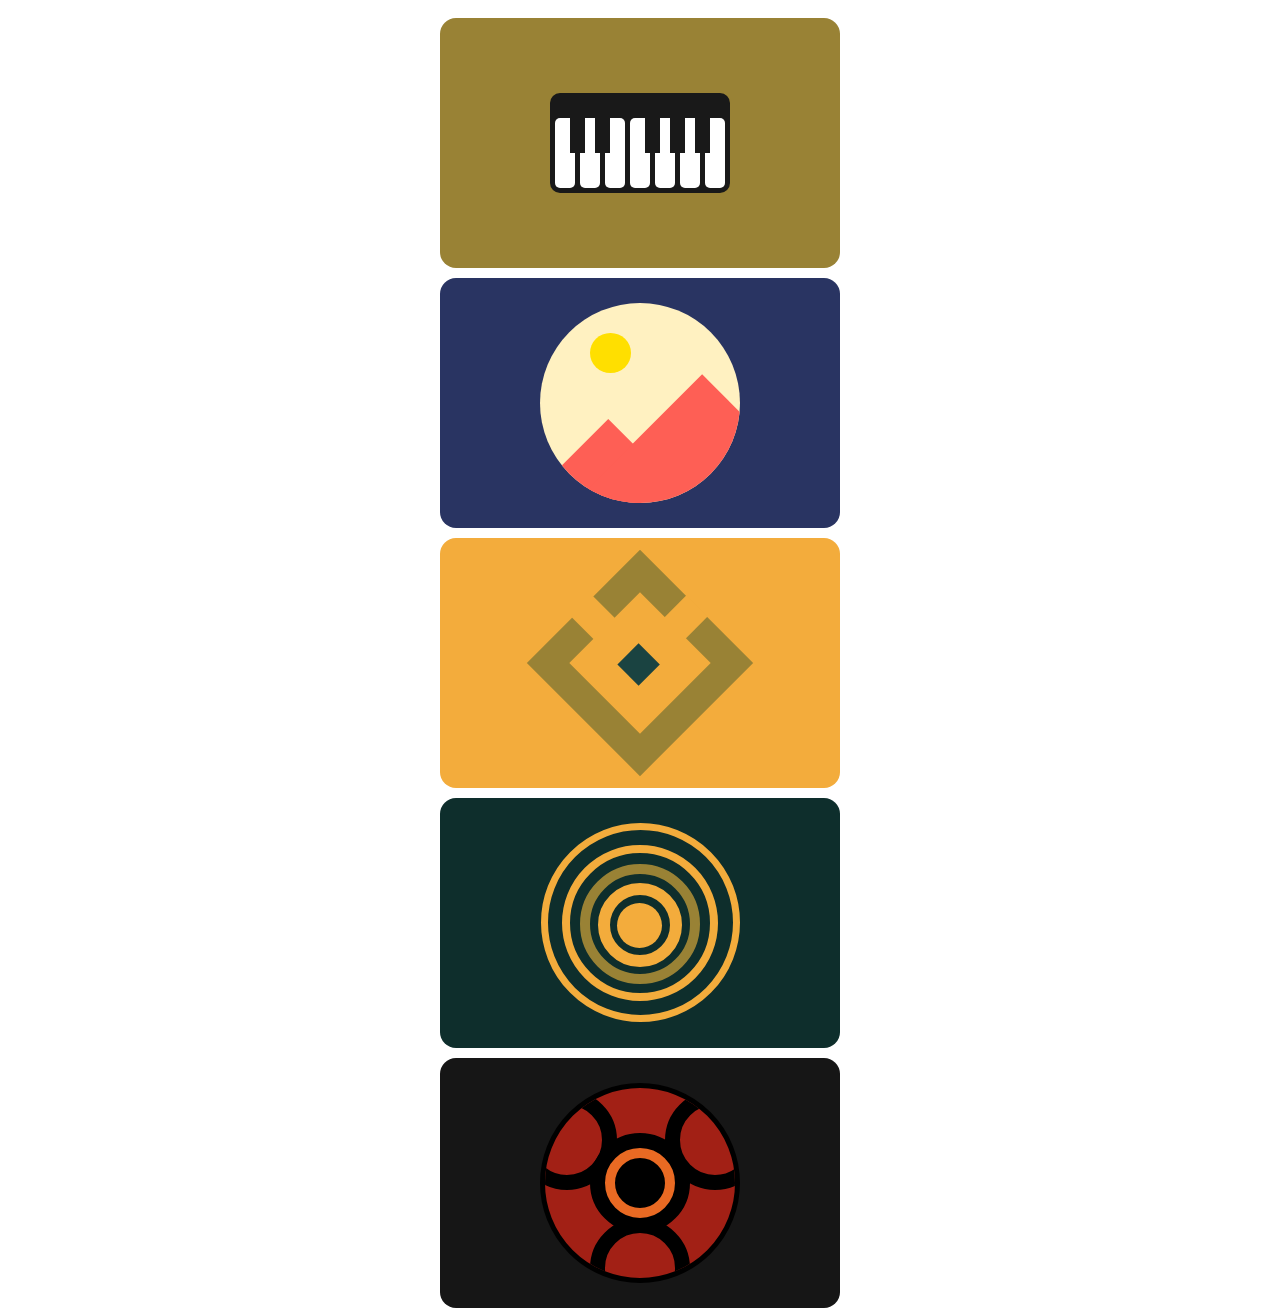
<file: CssBattle/index.html>
<!DOCTYPE html>
<html lang="en">

<head>
    <meta charset="UTF-8">
    <meta http-equiv="X-UA-Compatible" content="IE=edge">
    <meta name="viewport" content="width=device-width, initial-scale=1.0">
    <title>Document</title>
    <link rel="stylesheet" href="css/piano.css">
    <link rel="stylesheet" href="css/hills.css">
    <link rel="stylesheet" href="css/cube.css">
    <link rel="stylesheet" href="css/circles.css">
    <link rel="stylesheet" href="css/sharingan.css">
    <link rel="stylesheet" href="css/style.css">
</head>

<body>
    <div class="main">

        <div class="main-div piano-bg">
            <div class="piano">
                <div class="key-white"></div>
                <div class="key-white"></div>
                <div class="key-black no1"></div>
                <div class="key-white"></div>
                <div class="key-black no2"></div>
                <div class="key-white"></div>
                <div class="key-white"></div>
                <div class="key-black no3"></div>
                <div class="key-white"></div>
                <div class="key-white"></div>
                <div class="key-black no4"></div>
                <div class="key-black no5"></div>
            </div>
        </div>

        <div class="main-div hills-bg">
            <div class="circle">
                <div class="sun"></div>
                <div class="hill-one"></div>
                <div class="hill-two"></div>
            </div>
        </div>

        <div class="main-div cube-bg">
            <div class="big">
                <div class="small"></div>
                <p class="box-1"></p>
                <p class="box-2"></p>
            </div>
        </div>

        <div class="main-div mp-circles-bg">
            <div class="multiple-circles">
                <p class="p1">
                    <p class="p2">
                        <p class="p3">
                            <p class="p4">
            </div>
        </div>

        <div class="main-div sharingan-bg">
            <div class="sharingan">
                <div class="left circle-hidden"> </div>
                <div class="down circle-hidden"> </div>
                <div class="right circle-hidden"> </div>
                <div class="mid-circle"> </div>
                <div class="mid-circle-orange"></div>
            </div>
        </div>
    </div>
</body>

</html>
</file>
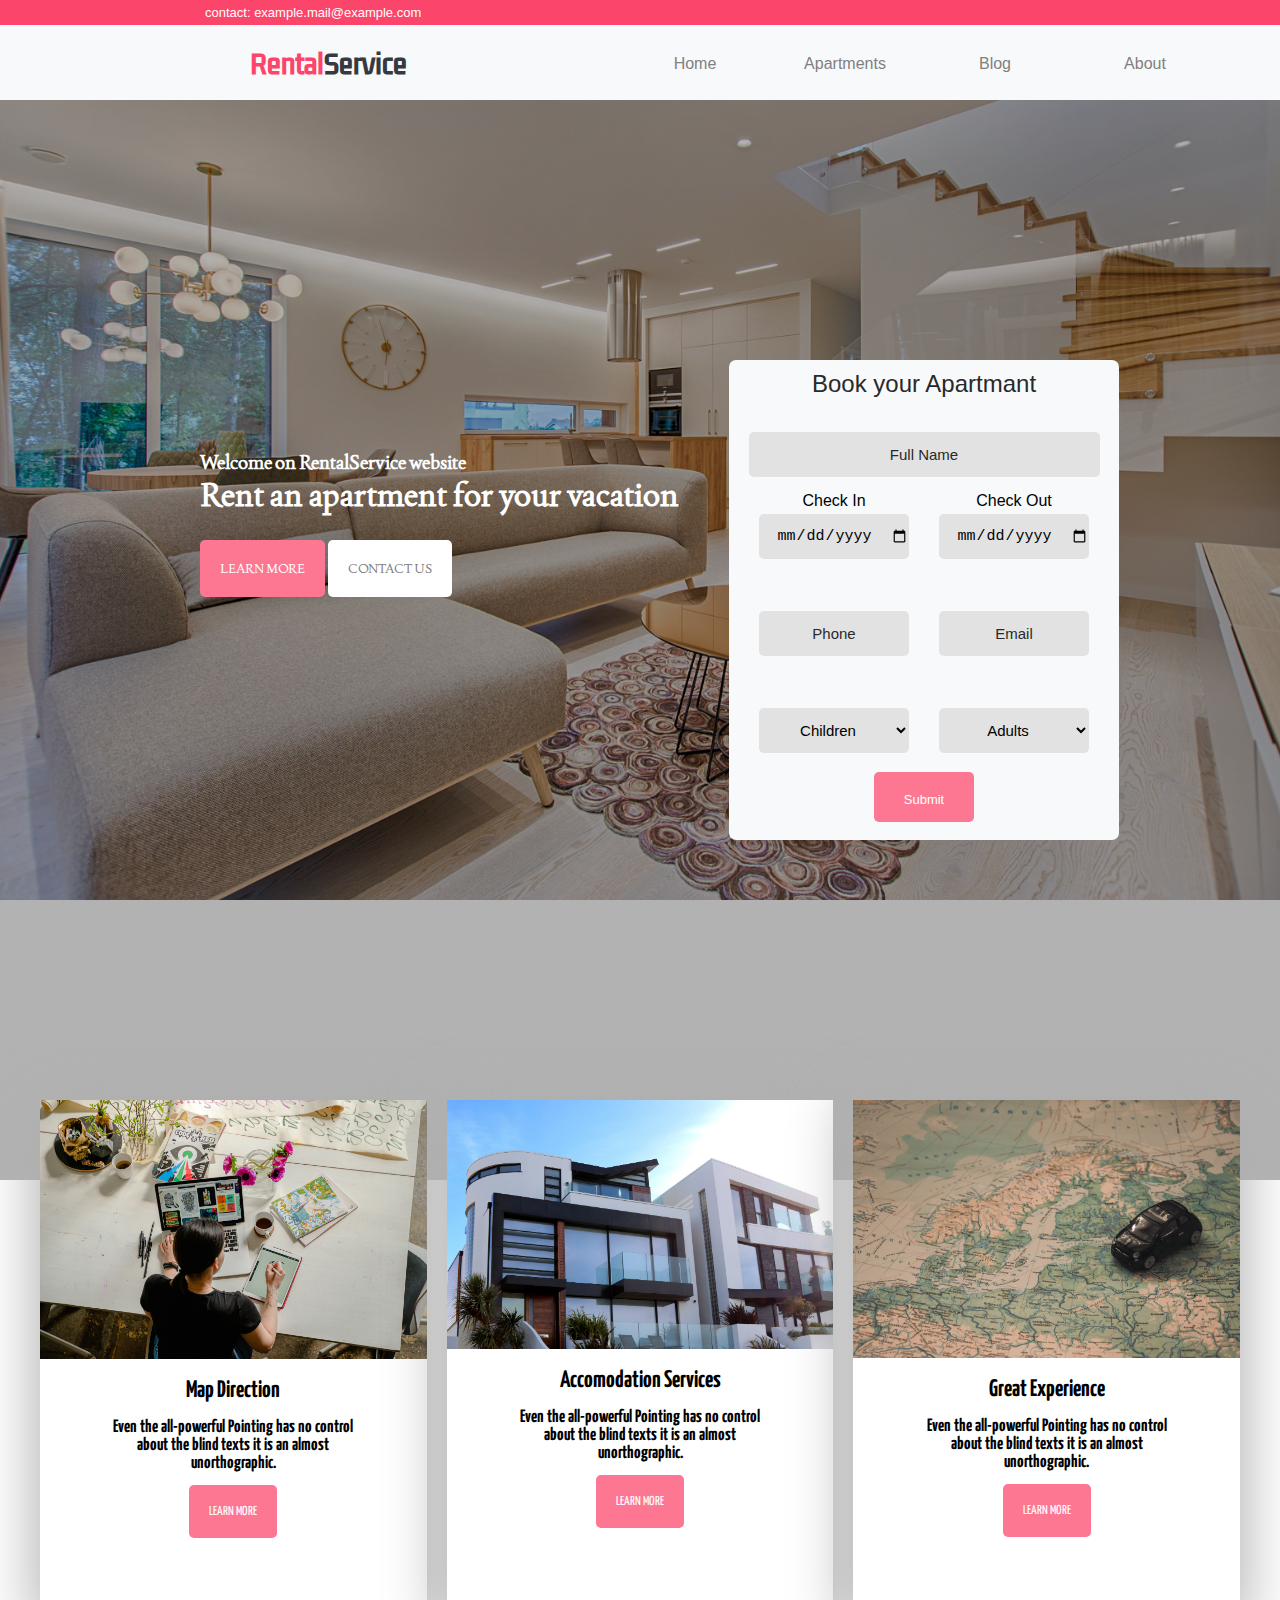
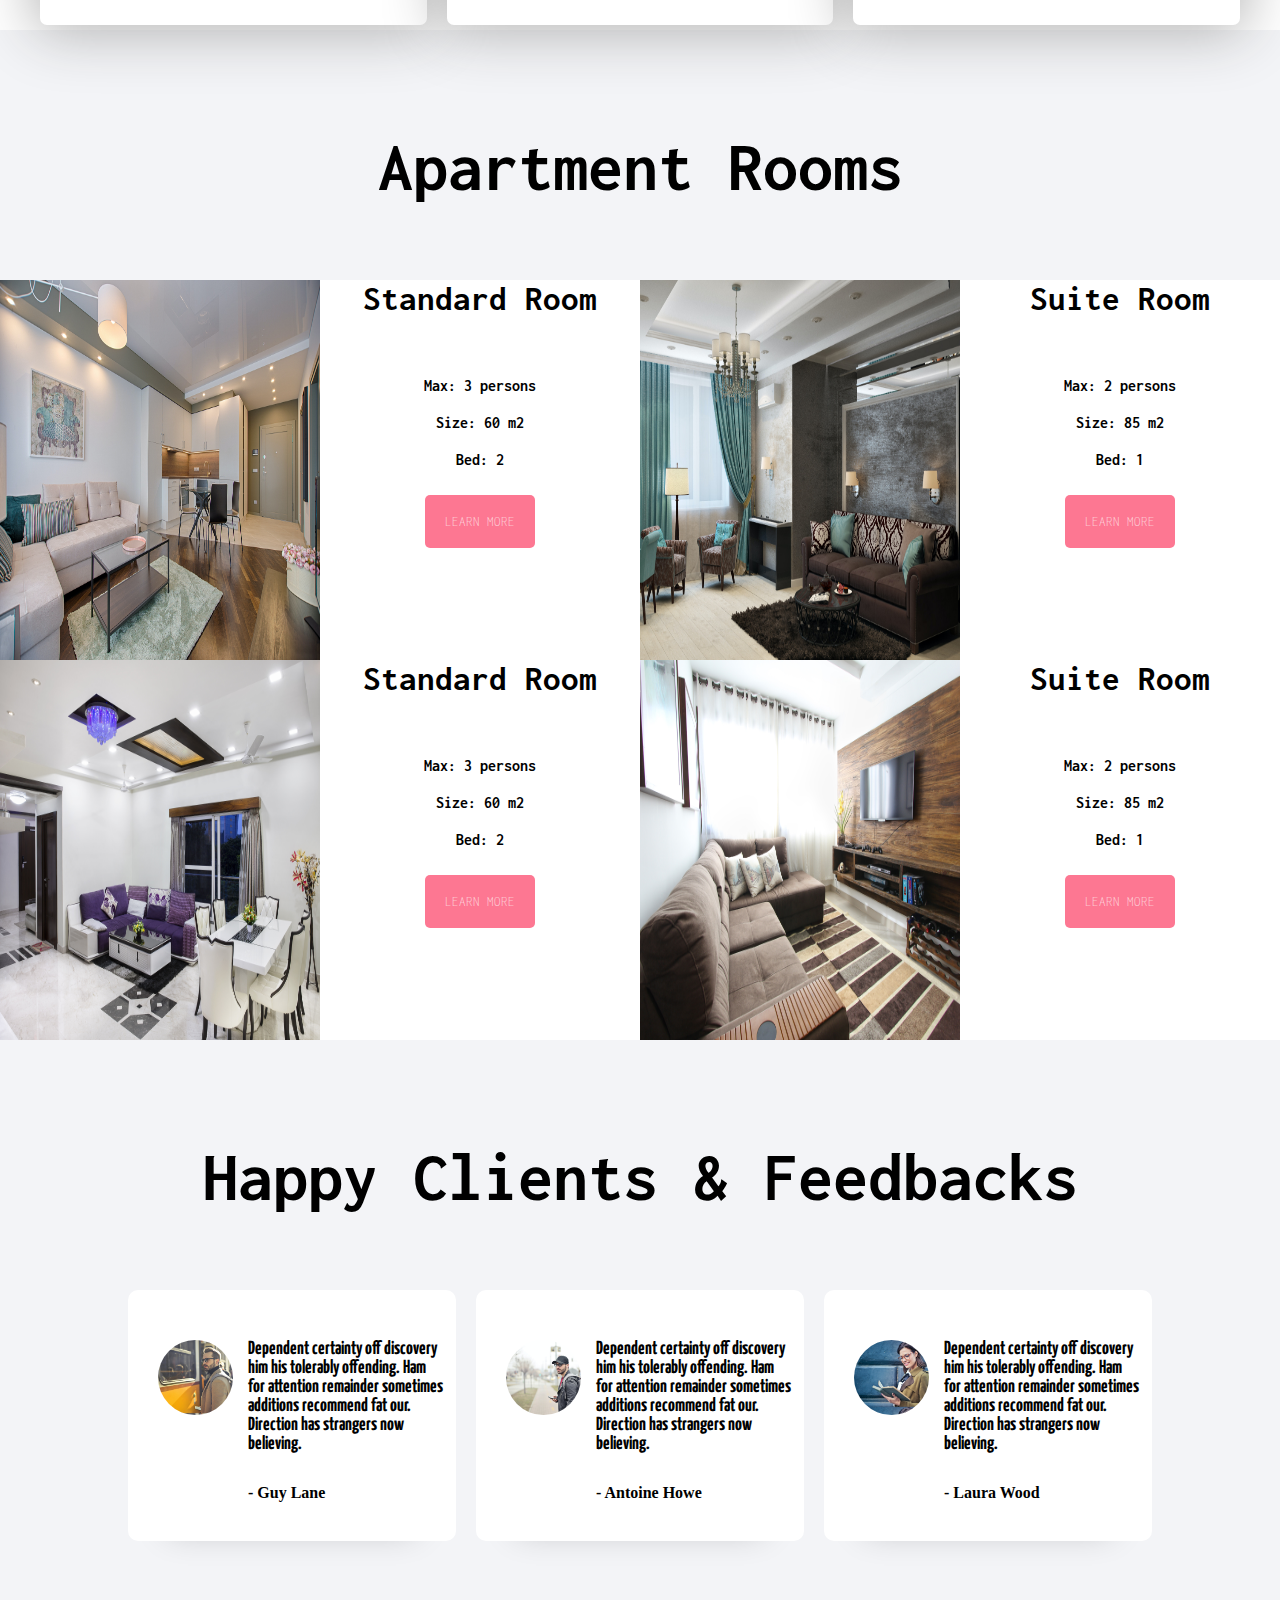
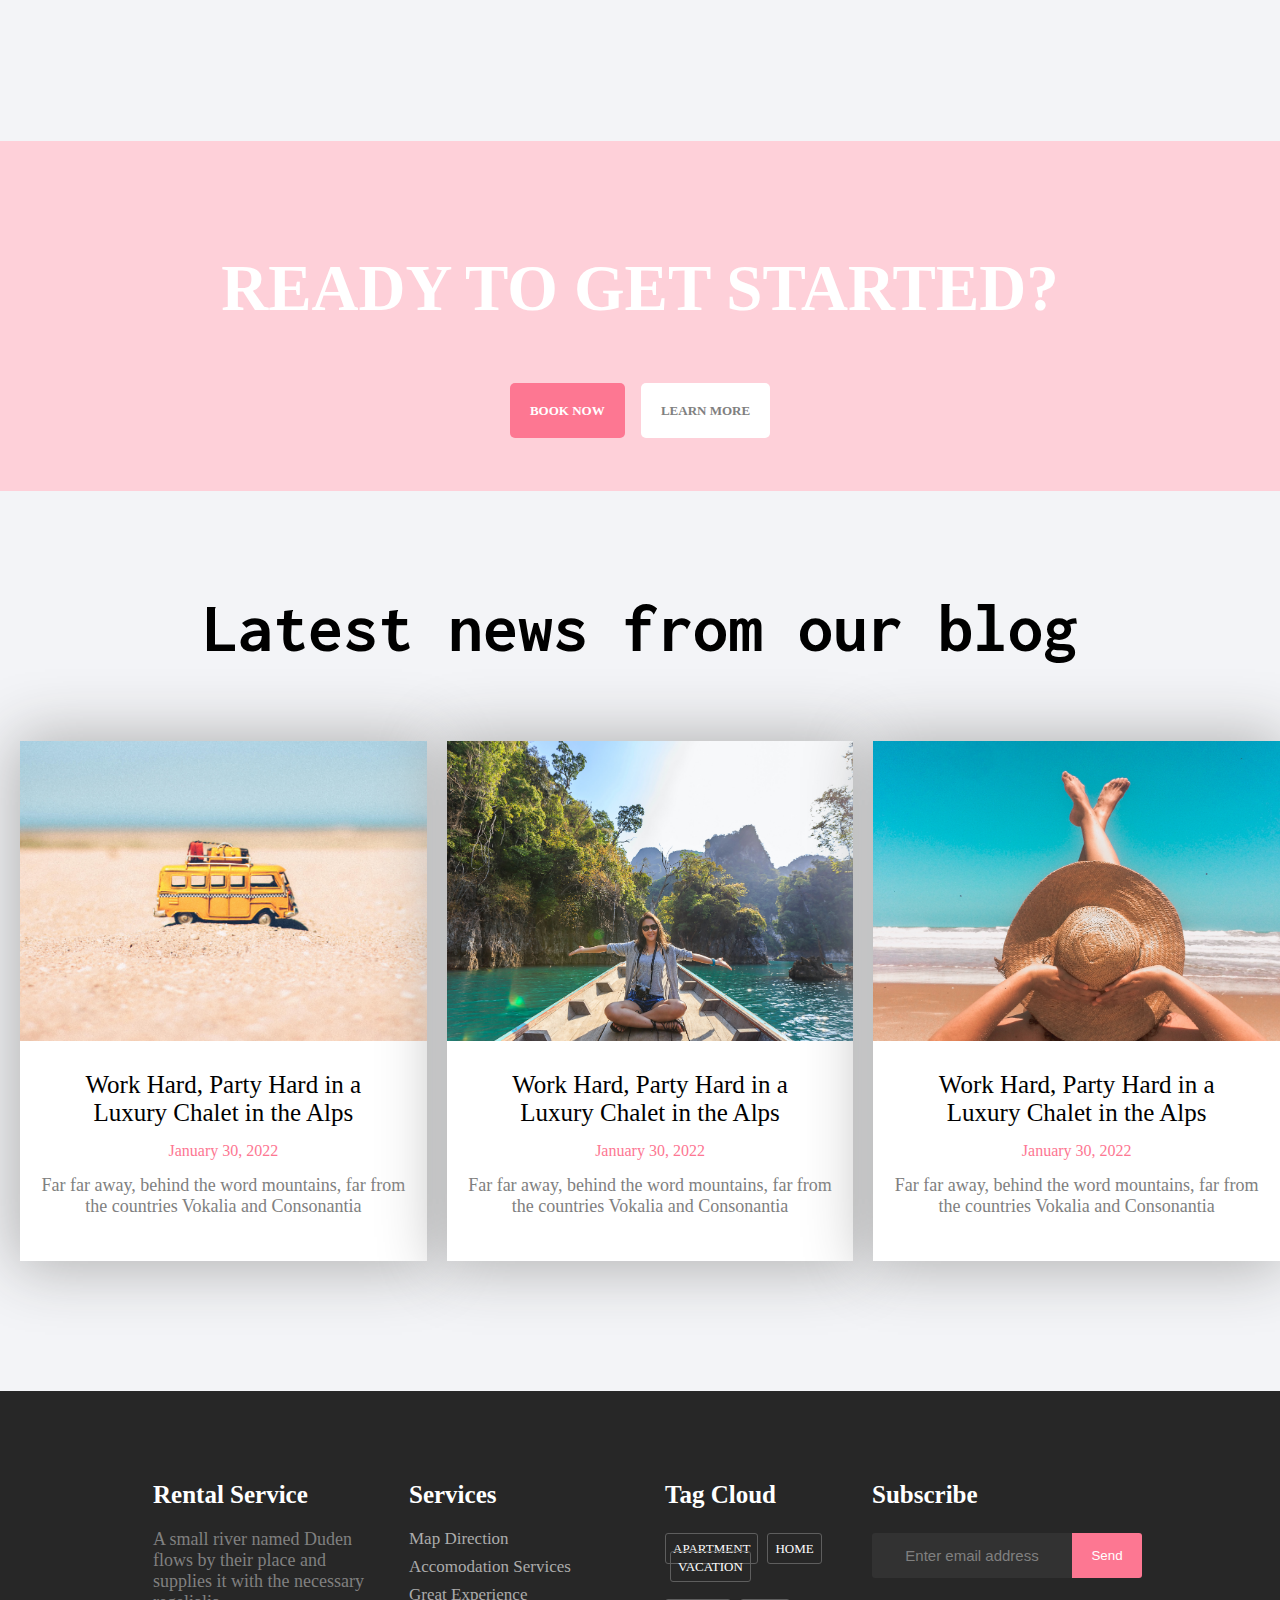
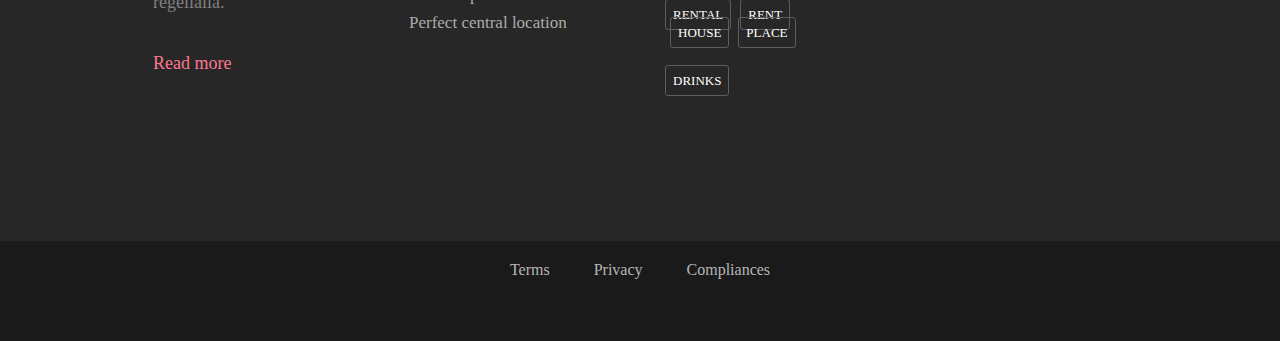
<file: RentHouse/index.html>
<!DOCTYPE html>
<html lang="en">
<head>
    <meta charset="UTF-8">
    <meta http-equiv="X-UA-Compatible" content="IE=edge">
    <meta name="viewport" content="width=device-width, initial-scale=1.0">
    <title>RentalService</title>
    <link rel="stylesheet" href="css/navbar.css">
    <link rel="stylesheet" href="css/overlay.css">
    <link rel="stylesheet" href="css/formular.css">
    <link rel="stylesheet" href="css/button.css">
    <link rel="stylesheet" href="css/apartments.css">
    <link rel="stylesheet" href="css/style.css">
    <link rel="stylesheet" href="css/footer.css">
</head>
<body>
    <div class="contact"> <span>contact: example.mail@example.com</span></div>
    <header>
        <div class="navbar"> 
            <div>
                <div class="logo"> 
                    <a href="index.html">
                        Rental<span style="color:#343a40;">Service</span>
                    </a>  
                </div> 
                <div class="logo-mobile"> 
                    <a href="index.html">
                        R<span style="color:#343a40;">S</span>
                    </a>  
                </div>  
            </div>       
            <div class="navbar-items">
                <div class="nav-item"><a href="index.html">Home</a></div>
                <div class="nav-item"><a href="apartments.html">Apartments</a></div>
                <div class="nav-item"><a href="blog.html">Blog</a></div>     
                <div class="nav-item"><a href="about.html">About</a></div>   
            </div>               
        </div>
    </header>

    <div class="overlay">
        <div class="overlay-opacity">
            <div class="main-text">
                <div class="swipe">
                    <h3>Welcome on RentalService website</h3> 
                    <h1>Rent an apartment for your vacation</h1> 
                </div>
                <br>
                <br>
                <div class="overlay-buttons">
                    <a href="index.html" class="b1">LEARN MORE</a>
                    <a href="contact.html"class="b2">CONTACT US</a>
                </div>    
             </div>
             <div class="div-form">
                <div class="formular">
                    <h2>Book your Apartmant</h3>
                    <form action="">
                        <div>
                            <label for="fname" ></label>
                            <input class="fname" type="text"  placeholder="Full Name" name="fname" ><br>
                        </div>
                        <div class="checks">
                            <div class="checks-block">
                                <label for="fname">Check In</label>
                                <input type="date"   name="fname" ><br>
                            </div>
                            <div class="checks-block">
                                <label for="fname">Check Out</label>
                                <input type="date"   name="fname" ><br>
                            </div>
                        </div>
                        <div class="checks">
                            <div class="checks-block">
                                <label for="fname"></label>
                                <input type="tel"  placeholder="Phone" name="fname" ><br>
                            </div>
                            <div class="checks-block">
                                <label for="fname"></label>
                                <input type="email"  placeholder="Email" name="fname" ><br>
                            </div>
                        </div>
                        <div class="checks">
                            <div class="checks-block">
                                <select name="cars" id="cars" form="carform">
                                    <option value="" disabled selected>Children</option>
                                    <option value="1">1</option>
                                    <option value="2">2</option>
                                    <option value="3">3</option>
                                    <option value="4">4</option>
                                    <option value="5">5</option>
                                    <option value="6">6</option>
                                </select>
                            </div>
                            <div class="checks-block">
                                <select name="cars" id="cars" form="carform">
                                    <option value="" disabled selected>Adults</option>
                                    <option value="1">1</option>
                                    <option value="2">2</option>
                                    <option value="3">3</option>
                                    <option value="4">4</option>
                                    <option value="5">5</option>
                                    <option value="6">6</option>
                                </select>
                            </div>
                        </div>
                        <div>
                            <label for="submit" ></label>
                            <input class="b1" type="submit"  name="fname" ><br><br>
                        </div>
                    </form>
                </div>
            </div>
        </div>
       
       
        
    </div>

    <section>
        <div class="informations">
            <div class="box-center">
                <div class="info-blocks">
                    <div class="img-set ">
                        <img class="img-block" src="./img/bg1.jpg" alt="">
                    </div>
                    <br>
                    <h2>Map Direction</h2>
                    <br>
                    <p>Even the all-powerful Pointing has no 
                        control about the blind texts it is an almost unorthographic.
                    </p>
                    <div class="set-button">
                        <a href="index.html" class="b1">LEARN MORE</a>
                    </div>   
                </div>

                <div class="info-blocks">
                    <div class="img-set">
                        <img class="img-block" src="./img/bg2.jpg" alt="">
                    </div>
                    <br>
                    <h2>Accomodation Services</h2>
                    <br>
                    <p>Even the all-powerful Pointing has no 
                        control about the blind texts it is an almost unorthographic.
                    </p>
                    <div class="set-button">
                        <a href="index.html" class="b1">LEARN MORE</a>
                    </div>
                </div>

                <div class="info-blocks">
                    <div class="img-set ">
                        <img class="img-block" src="./img/bg3.jpg" alt="">
                    </div>
                    <br>
                    <h2>Great Experience</h2>
                    <br>
                    <p>Even the all-powerful Pointing has no 
                        control about the blind texts it is an almost unorthographic.
                    </p>
                    <div class="set-button">
                        <a href="index.html" class="b1">LEARN MORE</a>
                    </div>
                </div>
            </div>      
        </div> 
    </section>
 
    <section>
        <div class="header-title">
            <div class="swipe"><h1>Apartment Rooms</h1></div>
        </div>
        <div class="block-interior">
            <div class="interior ">
                <img class="int-img" src="./img/interier1.jpg" alt="">
            </div>
            <div class="interior info">
                <div>
                    <h3>Standard Room</h3>
                    <ul>
                        <li>Max: 3 persons</li>
                        <li>Size: 60 m2</li>
                        <li>Bed: 2</li>
                    </ul>
                    <br><br>
                    <a href="index.html" class="b1">LEARN MORE</a>
                </div>    
            </div>
            <div class="interior ">
                <img class="int-img" src="./img/interier2.jpg" alt="">
            </div>
            <div class="interior info">
                <div>
                    <h3>Suite Room</h3>
                    <ul>
                        <li>Max: 2 persons</li>
                        <li>Size: 85 m2</li>
                        <li>Bed: 1</li>
                    </ul>
                    <br><br>
                    <a href="index.html" class="b1">LEARN MORE</a>
                </div>
            </div>
        </div>

        <div class="block-interior">
           
            <div class="interior">
                <img class="int-img" src="./img/interier3.jpg" alt="">
            </div>
            <div class="interior info">
                <div>
                    <h3>Standard Room</h3>
                    <ul>
                        <li>Max: 3 persons</li>
                        <li>Size: 60 m2</li>
                        <li>Bed: 2</li>
                    </ul>
                    <br><br>
                    <a href="index.html" class="b1">LEARN MORE</a>
                </div>    
            </div>

            
            <div class="interior">
                <img class="int-img" src="./img/interier4.jpg" alt="">
            </div>
            <div class="interior info">
                <div>
                    <h3>Suite Room</h3>
                    <ul>
                        <li>Max: 2 persons</li>
                        <li>Size: 85 m2</li>
                        <li>Bed: 1</li>
                    </ul>
                    <br><br>
                    <a href="index.html" class="b1">LEARN MORE</a>
                </div>
            </div>
        </div>
    </section>
    
    <section>
        <div class="header-title">
            <div><h1>Happy Clients & Feedbacks</h1></div>
        </div> 
        <div class="overlay-clients">
            <div class="clients">
                <div class="feedback">
                    <div class="photo client1"></div>
                    <div class="plain-text">
                        <p>
                            Dependent certainty off discovery him his tolerably offending. 
                            Ham for attention remainder sometimes additions recommend fat our. 
                            Direction has strangers now believing.
                        </p>
                    </div>
                    <div class="client-name"><h4>- Guy Lane</h4></div>
                </div>
                <div class="feedback">
                    <div class="photo client2"></div>
                    <div class="plain-text">
                        <p>
                            Dependent certainty off discovery him his tolerably offending. 
                            Ham for attention remainder sometimes additions recommend fat our. 
                            Direction has strangers now believing.
                        </p>
                    </div>    
                    <div class="client-name"><h4>- Antoine Howe</h4></div>    
                </div>
                <div class="feedback">
                    <div class="photo client3"></div>
                    <div class="plain-text">
                        <p>
                            Dependent certainty off discovery him his tolerably offending. 
                            Ham for attention remainder sometimes additions recommend fat our. 
                            Direction has strangers now believing.
                        </p>
                    </div>
                    <div class="client-name"><h4>- Laura Wood</h4></div>
                </div>
            </div>
        </div>
        
    </section>

    <div class="parallax">
        <div>
            <div>
                READY TO GET STARTED?
            </div>
            <div class="center-btn">
                <a href="index.html" class="b1">BOOK NOW</a>
                <a href="index.html" class="b2">LEARN MORE</a>
            </div>

        </div>
    </div>
    <div class="header-title">
        <div><h1>Latest news from our blog</h1></div>
    </div>
    <div class="news-block">
        <div class="blog">
            <div class="news-img no1"></div>
            <div class="news-block-text">Work Hard, Party Hard in a <br> Luxury Chalet in the Alps</div>
            <div class="news-block-date">January 30, 2022</div>
            <div class="news-block-date2">Far far away, behind the word mountains, far from <br> the countries Vokalia and Consonantia</div>
        </div>
        <div class="blog">
            <div class="news-img no2"></div>
            <div class="news-block-text">Work Hard, Party Hard in a <br> Luxury Chalet in the Alps</div>
            <div class="news-block-date">January 30, 2022</div>
            <div class="news-block-date2">Far far away, behind the word mountains, far from <br> the countries Vokalia and Consonantia</div>
        </div>
        <div class="blog">
            <div class="news-img no3"></div>
            <div class="news-block-text">Work Hard, Party Hard in a <br> Luxury Chalet in the Alps</div>
            <div class="news-block-date">January 30, 2022</div>
            <div class="news-block-date2">Far far away, behind the word mountains, far from <br> the countries Vokalia and Consonantia</div>
        </div>
    </div>

    <footer>
        <div class="footer1">
            <div class="responsivity-row">
                <div class="flex-row">
                    <div class="flex-row-header"> Rental Service </div>
                    <div class="flex-row-text rental-service"> A small river named Duden flows by their place and supplies it with the necessary regelialia. </div>
                    <div class="read-more"> <a href="">Read more</a> </div>
                </div>
                <div class="flex-row ">
                    <div class="flex-row-header "> Services </div>
                    <ul>
                        <li> <a href="">Map Direction</a> </li>
                        <li><a href="">Accomodation Services</a> </li>
                        <li><a href="">Great Experience</a></li>
                        <li><a href="">Perfect central location</a></li>
                    </ul>
                </div>
            </div>
           
           <div class="responsivity-row">
            <div class="flex-row ">
                <div class="flex-row-header "> Tag Cloud </div>
                <div class="tag-cloud">
                    <a href="">APARTMENT</a>
                    <a href="">HOME</a>
                    <a href="">VACATION</a>
                </div>
                <div class="tag-cloud">
                    <a href="">RENTAL</a>
                    <a href="">RENT</a>
                    <a href="">HOUSE</a>
                    <a href="">PLACE</a>
                </div>
                <div class="tag-cloud">
                    <a href="">DRINKS</a>
                </div>
            </div>
            <div class="flex-row ">
                <div class="flex-row-header "> Subscribe </div>
                <div class="subscribe">
                    <input type="text" placeholder="Enter email address">
                    <button type="submit">Send</button>                    
                </div>

            </div>
           </div>             
        </div>
        <div class="footer2">
            <div>
                <a href=""> Terms</a>
                <a href=""> Privacy</a>
                <a href=""> Compliances</a>
            </div>
        </div>
    </footer>
</body>
</html>
</file>
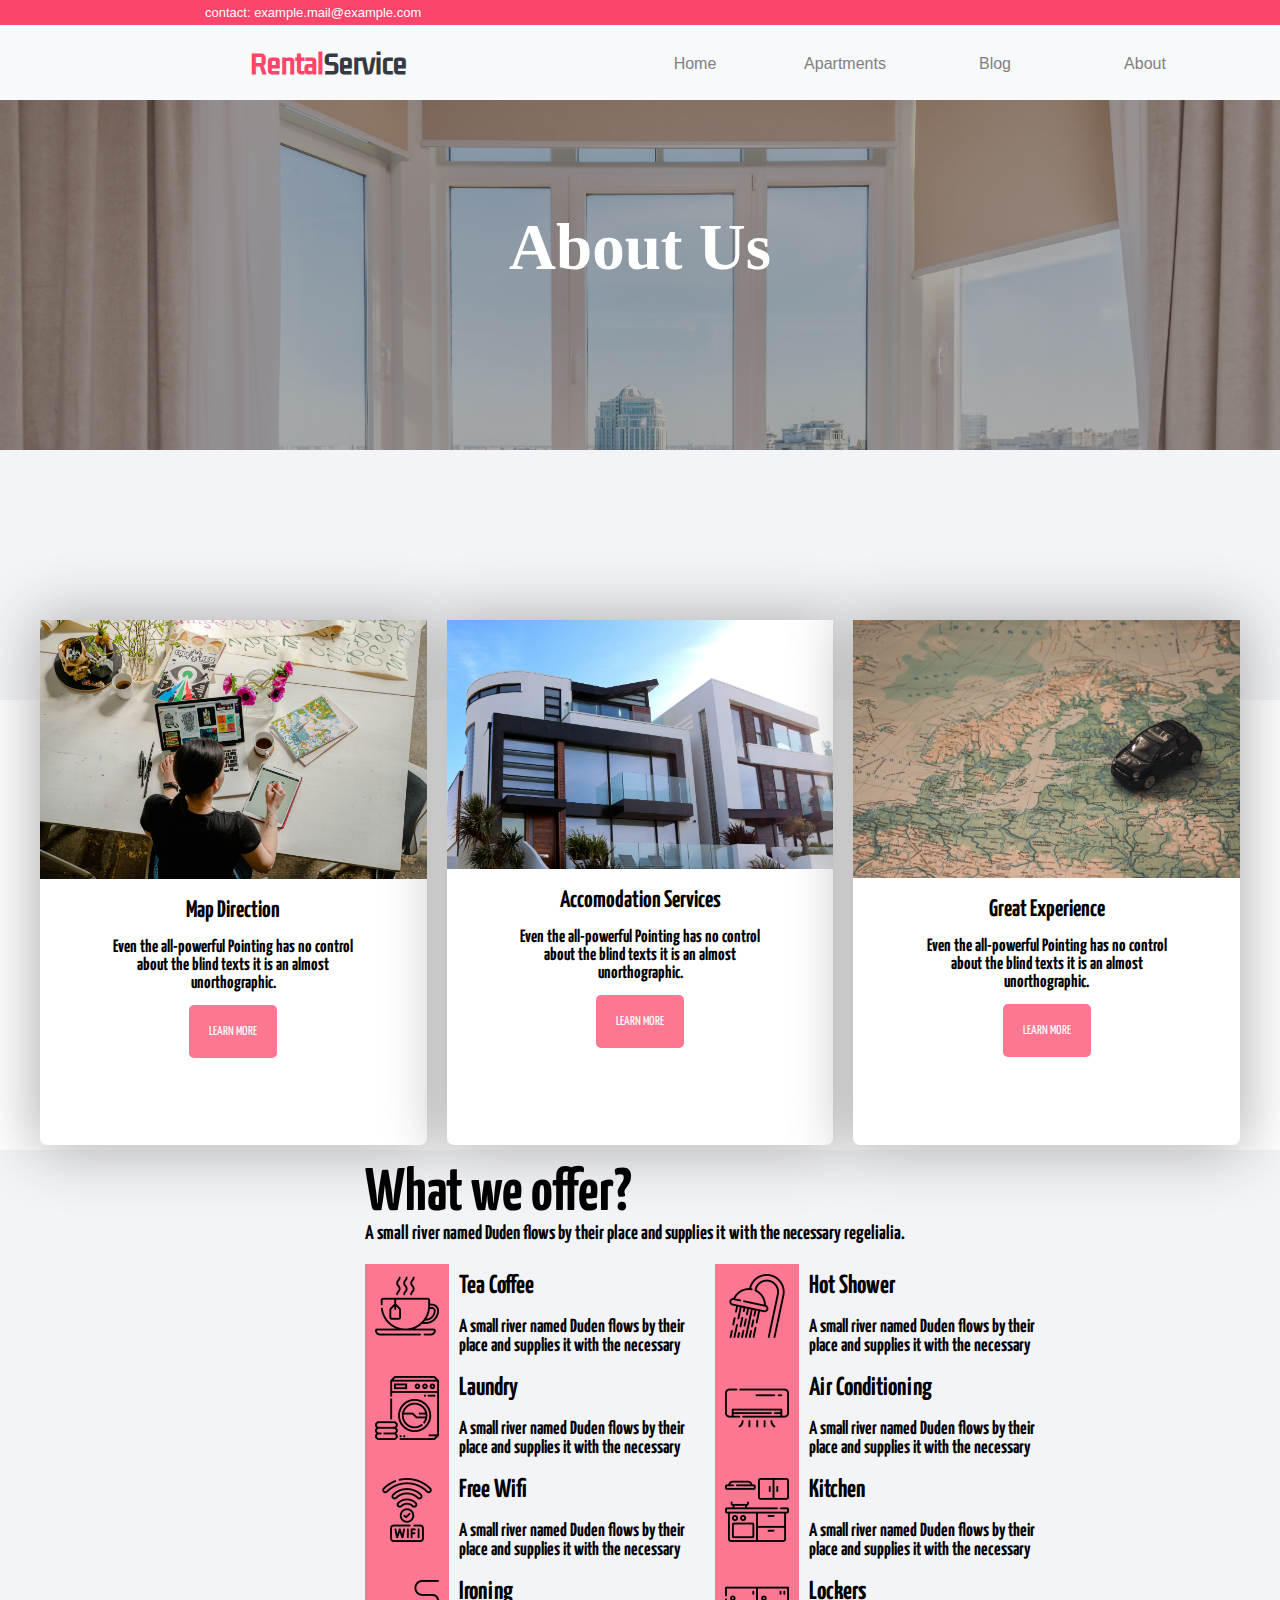
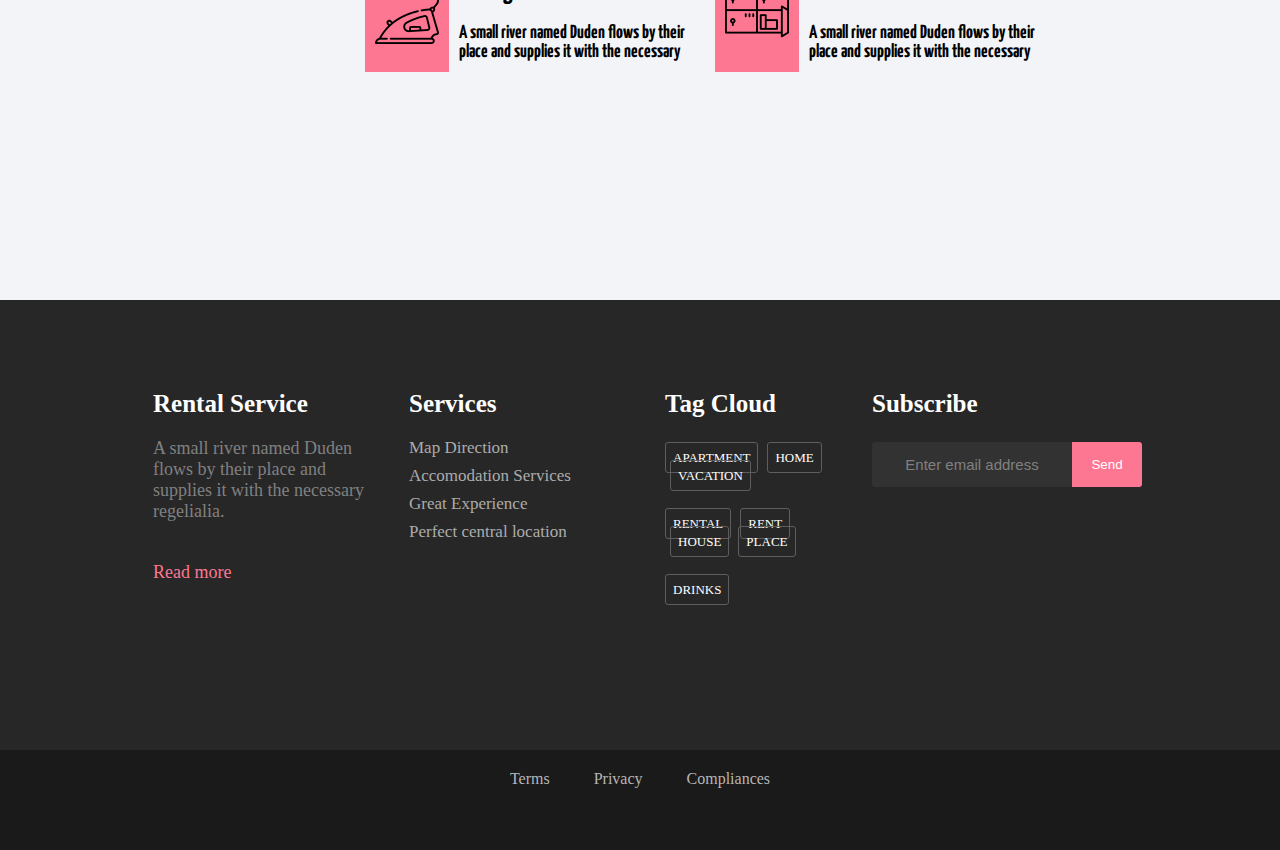
<file: RentHouse/about.html>
<!DOCTYPE html>
<html lang="en">
<head>
    <meta charset="UTF-8">
    <meta http-equiv="X-UA-Compatible" content="IE=edge">
    <meta name="viewport" content="width=device-width, initial-scale=1.0">
    <title>About</title>
    <link rel="stylesheet" href="css/navbar.css">
    <link rel="stylesheet" href="css/overlay.css">
    <link rel="stylesheet" href="css/formular.css">
    <link rel="stylesheet" href="css/button.css">
    <link rel="stylesheet" href="css/apartments.css">
    <link rel="stylesheet" href="css/style.css">
    <link rel="stylesheet" href="css/footer.css">
</head>
<body>
 
    <div class="contact"> <span>contact: example.mail@example.com</span></div>
    <header>
        <div class="navbar"> 
            <div>
                <div class="logo"> 
                    <a href="index.html">
                        Rental<span style="color:#343a40;">Service</span>
                    </a>  
                </div> 
                <div class="logo-mobile"> 
                    <a href="index.html">
                        R<span style="color:#343a40;">S</span>
                    </a>  
                </div>  
            </div>       
            <div class="navbar-items">
                <div class="nav-item"><a href="index.html">Home</a></div>
                <div class="nav-item"><a href="apartments.html">Apartments</a></div>
                <div class="nav-item"><a href="blog.html">Blog</a></div>     
                <div class="nav-item"><a href="about.html">About</a></div>   
            </div>               
        </div>
    </header>

    <div class="parallax4">
        <div>
            <div class="swipe">
                About Us
            </div>
        </div>
    </div>

    <div class="header-title">
    </div>

    <section>
        <div class="informations change-bg">
            <div class="box-center">
                <div class="info-blocks">
                    <div class="img-set ">
                        <img class="img-block" src="./img/bg1.jpg" alt="">
                    </div>
                    <br>
                    <h2>Map Direction</h2>
                    <br>
                    <p>Even the all-powerful Pointing has no 
                        control about the blind texts it is an almost unorthographic.
                    </p>
                    <div class="set-button">
                        <a href="index.html" class="b1">LEARN MORE</a>
                    </div>   
                </div>

                <div class="info-blocks">
                    <div class="img-set">
                        <img class="img-block" src="./img/bg2.jpg" alt="">
                    </div>
                    <br>
                    <h2>Accomodation Services</h2>
                    <br>
                    <p>Even the all-powerful Pointing has no 
                        control about the blind texts it is an almost unorthographic.
                    </p>
                    <div class="set-button">
                        <a href="index.html" class="b1">LEARN MORE</a>
                    </div>
                </div>

                <div class="info-blocks">
                    <div class="img-set ">
                        <img class="img-block" src="./img/bg3.jpg" alt="">
                    </div>
                    <br>
                    <h2>Great Experience</h2>
                    <br>
                    <p>Even the all-powerful Pointing has no 
                        control about the blind texts it is an almost unorthographic.
                    </p>
                    <div class="set-button">
                        <a href="index.html" class="b1">LEARN MORE</a>
                    </div>
                </div>
            </div>      
        </div> 
        
    </section>


        <div class="about">
            <div class="offer">
                <h1>What we offer?</h1>
                <p>A small river named Duden flows by their place and supplies it with the necessary regelialia. </p>
                <div class="offer-blocks">
                    <div class="left-block">
                        <div class="block-flex">
                            <div class="offer-img"><img  src="./img/icons/tea-cup.png" alt=""></div>
                            <div class="block-flex-text"> <h2>Tea Coffee</h2>  <br> A small river named Duden flows by their place and supplies it with the necessary </div>
                        </div>
                        <div class="block-flex">
                            <div class="offer-img"><img  src="./img/icons/washing-machine.png" alt=""></div>
                            <div class="block-flex-text"> <h2>Laundry</h2>  <br> A small river named Duden flows by their place and supplies it with the necessary </div>
                        </div>
                        <div class="block-flex">
                            <div class="offer-img"><img  src="./img/icons/free-wifi.png" alt=""></div>
                            <div class="block-flex-text"> <h2>Free Wifi</h2>  <br> A small river named Duden flows by their place and supplies it with the necessary </div>
                        </div>
                        <div class="block-flex">
                            <div class="offer-img"><img  src="./img/icons/iron.png" alt=""></div>
                            <div class="block-flex-text"> <h2>Ironing</h2>  <br> A small river named Duden flows by their place and supplies it with the necessary </div>
                        </div>              
                    </div>
                    <div class="right-block">
                        <div class="block-flex">
                            <div class="offer-img"><img  src="./img/icons/shower.png" alt=""></div>
                            <div class="block-flex-text"> <h2>Hot Shower</h2>  <br> A small river named Duden flows by their place and supplies it with the necessary </div>
                        </div>
                        <div class="block-flex">
                            <div class="offer-img"><img  src="./img/icons/air-conditioner.png" alt=""></div>
                            <div class="block-flex-text"> <h2>Air Conditioning</h2>  <br> A small river named Duden flows by their place and supplies it with the necessary </div>
                        </div>
                        <div class="block-flex">
                            <div class="offer-img"><img  src="./img/icons/kitchen-set.png" alt=""></div>
                            <div class="block-flex-text"> <h2>Kitchen</h2>  <br> A small river named Duden flows by their place and supplies it with the necessary </div>
                        </div>
                        <div class="block-flex">
                            <div class="offer-img"><img  src="./img/icons/locker.png" alt=""></div>
                            <div class="block-flex-text"> <h2>Lockers</h2>  <br> A small river named Duden flows by their place and supplies it with the necessary </div>
                        </div>
                    </div>
                </div>
                
            </div>      
        </div>



    <footer>
        <div class="footer1">
            <div class="responsivity-row">
                <div class="flex-row">
                    <div class="flex-row-header"> Rental Service </div>
                    <div class="flex-row-text rental-service"> A small river named Duden flows by their place and supplies it with the necessary regelialia. </div>
                    <div class="read-more"> <a href="">Read more</a> </div>
                </div>
                <div class="flex-row ">
                    <div class="flex-row-header "> Services </div>
                    <ul>
                        <li> <a href="">Map Direction</a> </li>
                        <li><a href="">Accomodation Services</a> </li>
                        <li><a href="">Great Experience</a></li>
                        <li><a href="">Perfect central location</a></li>
                    </ul>
                </div>
            </div>
           
           <div class="responsivity-row">
            <div class="flex-row ">
                <div class="flex-row-header "> Tag Cloud </div>
                <div class="tag-cloud">
                    <a href="">APARTMENT</a>
                    <a href="">HOME</a>
                    <a href="">VACATION</a>
                </div>
                <div class="tag-cloud">
                    <a href="">RENTAL</a>
                    <a href="">RENT</a>
                    <a href="">HOUSE</a>
                    <a href="">PLACE</a>
                </div>
                <div class="tag-cloud">
                    <a href="">DRINKS</a>
                </div>
            </div>
            <div class="flex-row ">
                <div class="flex-row-header "> Subscribe </div>
                <div class="subscribe">
                    <input type="text" placeholder="Enter email address">
                    <button type="submit">Send</button>                    
                </div>

            </div>
           </div>             
        </div>
        <div class="footer2">
            <div>
                <a href=""> Terms</a>
                <a href=""> Privacy</a>
                <a href=""> Compliances</a>
            </div>
        </div>
    </footer>
</body>
</html>
</file>
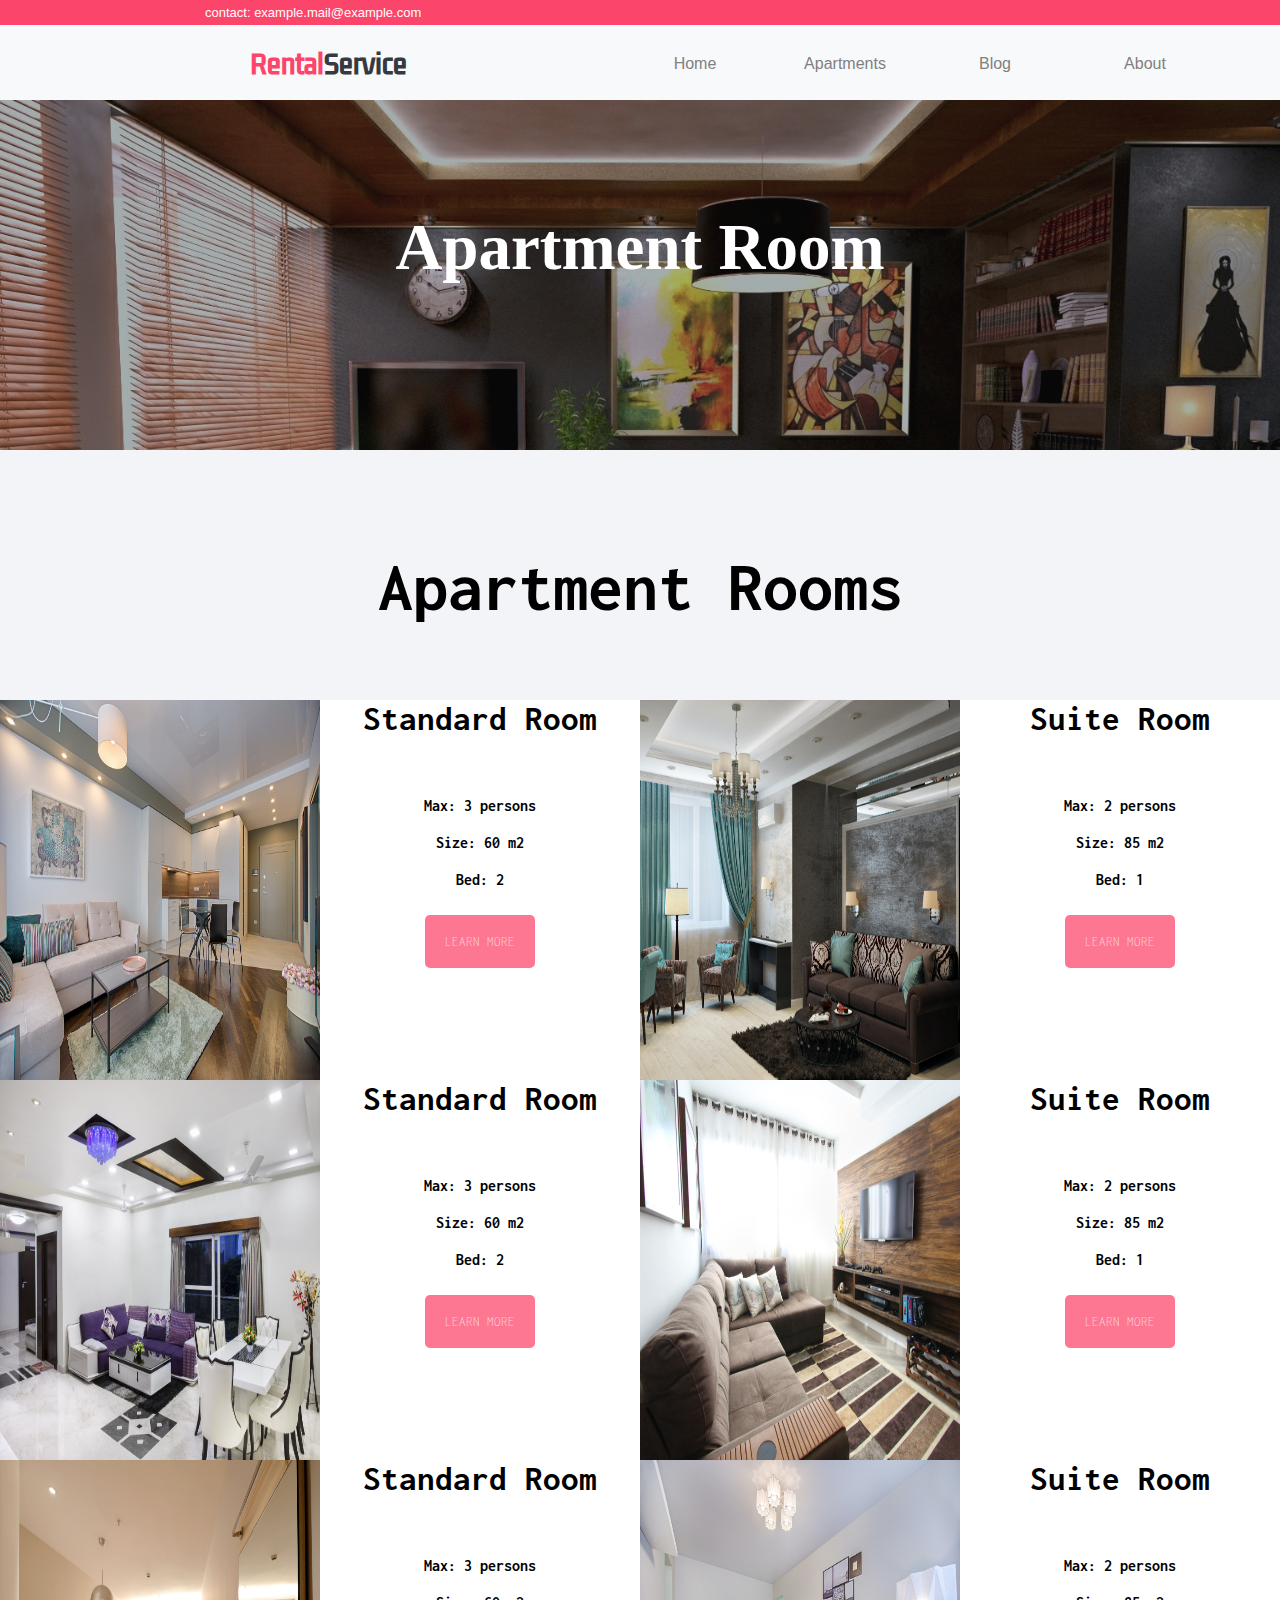
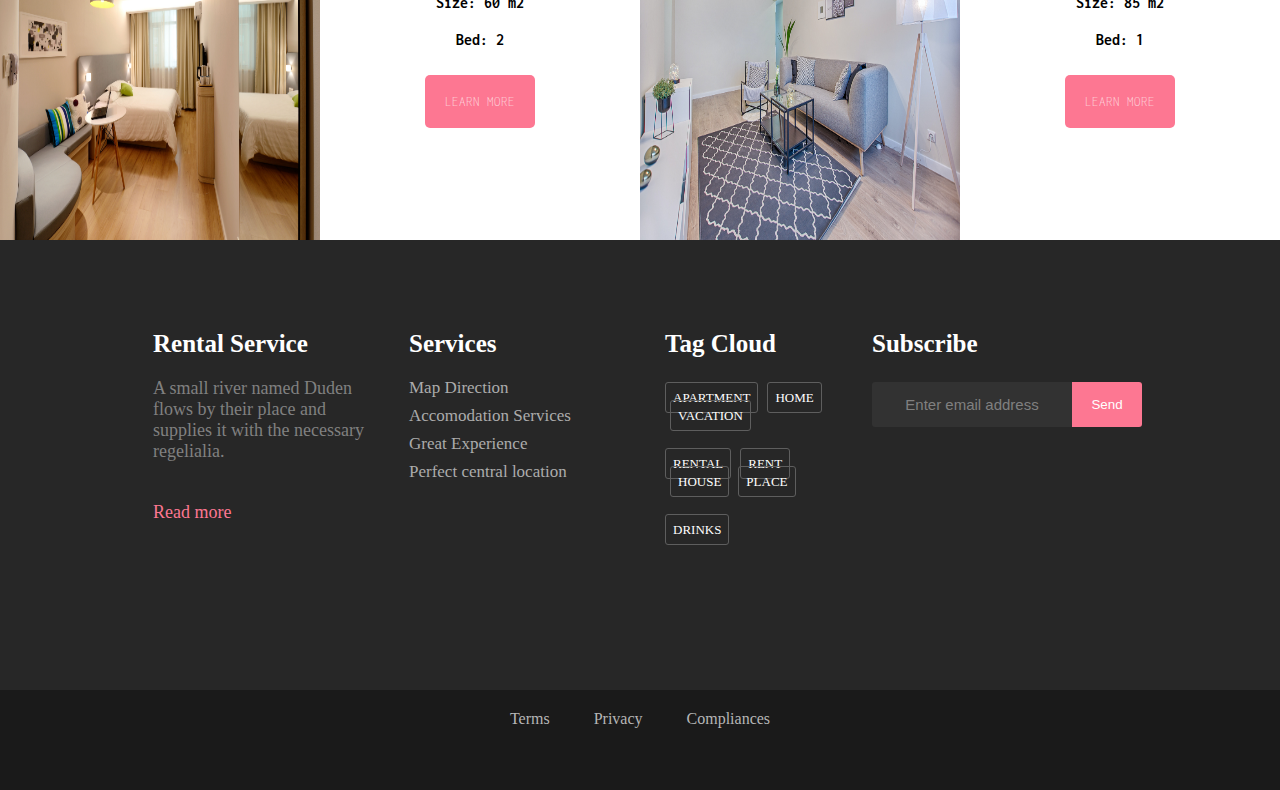
<file: RentHouse/apartments.html>
<!DOCTYPE html>
<html lang="en">
<head>
    <meta charset="UTF-8">
    <meta http-equiv="X-UA-Compatible" content="IE=edge">
    <meta name="viewport" content="width=device-width, initial-scale=1.0">
    <title>Apartments</title>
    <link rel="stylesheet" href="css/navbar.css">
    <link rel="stylesheet" href="css/overlay.css">
    <link rel="stylesheet" href="css/formular.css">
    <link rel="stylesheet" href="css/button.css">
    <link rel="stylesheet" href="css/apartments.css">
    <link rel="stylesheet" href="css/style.css">
    <link rel="stylesheet" href="css/footer.css">
</head>
<body>
    <div class="contact"> <span>contact: example.mail@example.com</span></div>
    <header>
        <div class="navbar"> 
            <div>
                <div class="logo"> 
                    <a href="index.html">
                        Rental<span style="color:#343a40;">Service</span>
                    </a>  
                </div> 
                <div class="logo-mobile"> 
                    <a href="index.html">
                        R<span style="color:#343a40;">S</span>
                    </a>  
                </div>  
            </div>       
            <div class="navbar-items">
                <div class="nav-item"><a href="index.html">Home</a></div>
                <div class="nav-item"><a href="apartments.html">Apartments</a></div>
                <div class="nav-item"><a href="blog.html">Blog</a></div>     
                <div class="nav-item"><a href="about.html">About</a></div>   
            </div>               
        </div>
    </header>

    <div class="parallax2">
        <div>
            <div class="swipe">
                Apartment Room
            </div>
        </div>
    </div>

    <section>
        <div class="header-title">
            <div><h1>Apartment Rooms</h1></div>
        </div>
        <div class="block-interior">
            <div class="interior ">
                <img class="int-img" src="./img/interier1.jpg" alt="">
            </div>
            <div class="interior info">
                <div>
                    <h3>Standard Room</h3>
                    <ul>
                        <li>Max: 3 persons</li>
                        <li>Size: 60 m2</li>
                        <li>Bed: 2</li>
                    </ul>
                    <br><br>
                    <a href="index.html" class="b1">LEARN MORE</a>
                </div>    
            </div>
            <div class="interior ">
                <img class="int-img" src="./img/interier2.jpg" alt="">
            </div>
            <div class="interior info">
                <div>
                    <h3>Suite Room</h3>
                    <ul>
                        <li>Max: 2 persons</li>
                        <li>Size: 85 m2</li>
                        <li>Bed: 1</li>
                    </ul>
                    <br><br>
                    <a href="index.html" class="b1">LEARN MORE</a>
                </div>
            </div>
        </div>

        <div class="block-interior">      
            <div class="interior">
                <img class="int-img" src="./img/interier3.jpg" alt="">
            </div>
            <div class="interior info">
                <div>
                    <h3>Standard Room</h3>
                    <ul>
                        <li>Max: 3 persons</li>
                        <li>Size: 60 m2</li>
                        <li>Bed: 2</li>
                    </ul>
                    <br><br>
                    <a href="index.html" class="b1">LEARN MORE</a>
                </div>    
            </div>     
            <div class="interior">
                <img class="int-img" src="./img/interier4.jpg" alt="">
            </div>
            <div class="interior info">
                <div>
                    <h3>Suite Room</h3>
                    <ul>
                        <li>Max: 2 persons</li>
                        <li>Size: 85 m2</li>
                        <li>Bed: 1</li>
                    </ul>
                    <br><br>
                    <a href="index.html" class="b1">LEARN MORE</a>
                </div>
            </div>
        </div>

        <div class="block-interior">      
            <div class="interior">
                <img class="int-img" src="./img/interier5.jpg" alt="">
            </div>
            <div class="interior info">
                <div>
                    <h3>Standard Room</h3>
                    <ul>
                        <li>Max: 3 persons</li>
                        <li>Size: 60 m2</li>
                        <li>Bed: 2</li>
                    </ul>
                    <br><br>
                    <a href="index.html" class="b1">LEARN MORE</a>
                </div>    
            </div>     
            <div class="interior">
                <img class="int-img" src="./img/interier6.jpg" alt="">
            </div>
            <div class="interior info">
                <div>
                    <h3>Suite Room</h3>
                    <ul>
                        <li>Max: 2 persons</li>
                        <li>Size: 85 m2</li>
                        <li>Bed: 1</li>
                    </ul>
                    <br><br>
                    <a href="index.html" class="b1">LEARN MORE</a>
                </div>
            </div>
        </div>
    </section>

    <footer>
        <div class="footer1">
            <div class="responsivity-row">
                <div class="flex-row">
                    <div class="flex-row-header"> Rental Service </div>
                    <div class="flex-row-text rental-service"> A small river named Duden flows by their place and supplies it with the necessary regelialia. </div>
                    <div class="read-more"> <a href="">Read more</a> </div>
                </div>
                <div class="flex-row ">
                    <div class="flex-row-header "> Services </div>
                    <ul>
                        <li> <a href="">Map Direction</a> </li>
                        <li><a href="">Accomodation Services</a> </li>
                        <li><a href="">Great Experience</a></li>
                        <li><a href="">Perfect central location</a></li>
                    </ul>
                </div>
            </div>
           
           <div class="responsivity-row">
            <div class="flex-row ">
                <div class="flex-row-header "> Tag Cloud </div>
                <div class="tag-cloud">
                    <a href="">APARTMENT</a>
                    <a href="">HOME</a>
                    <a href="">VACATION</a>
                </div>
                <div class="tag-cloud">
                    <a href="">RENTAL</a>
                    <a href="">RENT</a>
                    <a href="">HOUSE</a>
                    <a href="">PLACE</a>
                </div>
                <div class="tag-cloud">
                    <a href="">DRINKS</a>
                </div>
            </div>
            <div class="flex-row ">
                <div class="flex-row-header "> Subscribe </div>
                <div class="subscribe">
                    <input type="text" placeholder="Enter email address">
                    <button type="submit">Send</button>                    
                </div>

            </div>
           </div>             
        </div>
        <div class="footer2">
            <div>
                <a href=""> Terms</a>
                <a href=""> Privacy</a>
                <a href=""> Compliances</a>
            </div>
        </div>
    </footer>
</body>
</html>
</file>
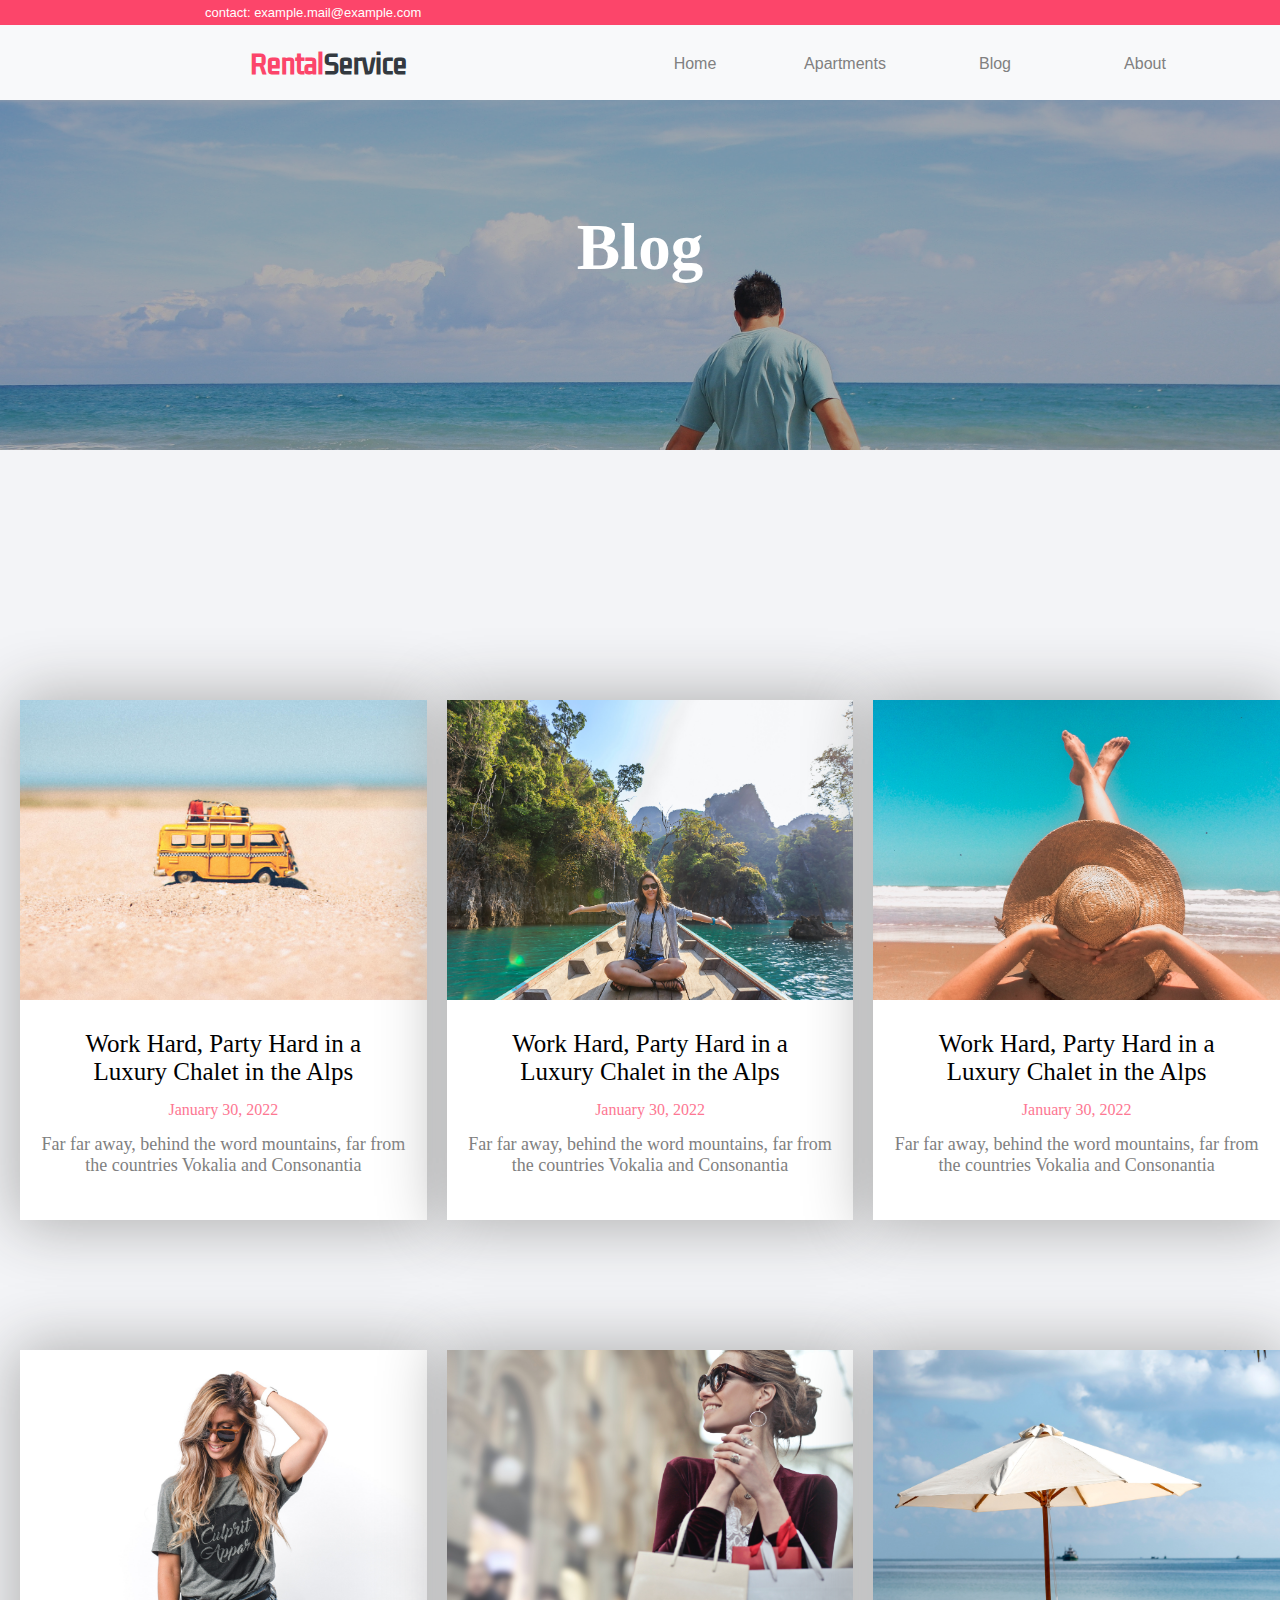
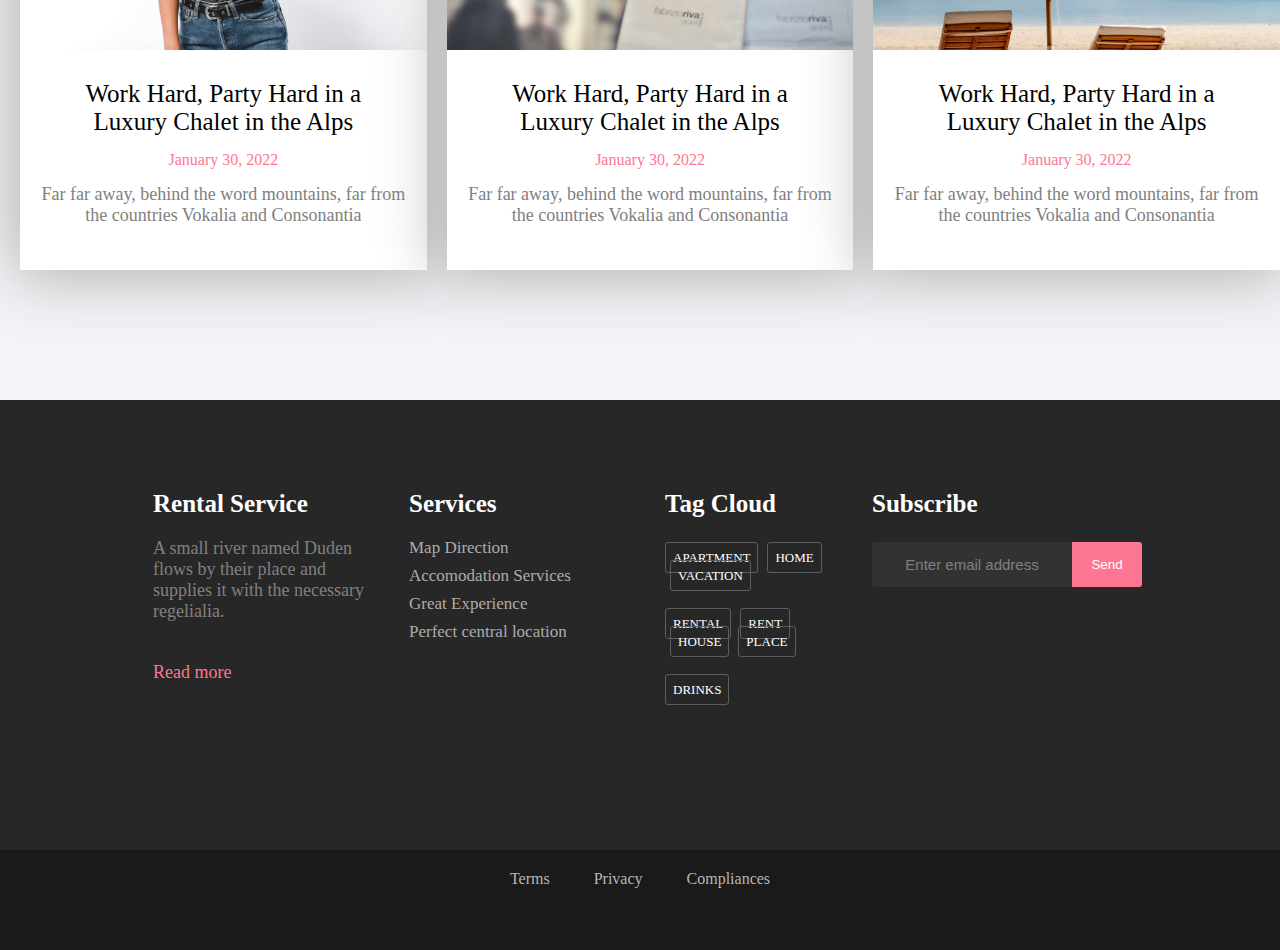
<file: RentHouse/blog.html>
<!DOCTYPE html>
<html lang="en">
<head>
    <meta charset="UTF-8">
    <meta http-equiv="X-UA-Compatible" content="IE=edge">
    <meta name="viewport" content="width=device-width, initial-scale=1.0">
    <title>About</title>
    <link rel="stylesheet" href="css/navbar.css">
    <link rel="stylesheet" href="css/overlay.css">
    <link rel="stylesheet" href="css/formular.css">
    <link rel="stylesheet" href="css/button.css">
    <link rel="stylesheet" href="css/apartments.css">
    <link rel="stylesheet" href="css/style.css">
    <link rel="stylesheet" href="css/footer.css">
</head>
<body>
 
    <div class="contact"> <span>contact: example.mail@example.com</span></div>
    <header>
        <div class="navbar"> 
            <div>
                <div class="logo"> 
                    <a href="index.html">
                        Rental<span style="color:#343a40;">Service</span>
                    </a>  
                </div> 
                <div class="logo-mobile"> 
                    <a href="index.html">
                        R<span style="color:#343a40;">S</span>
                    </a>  
                </div>  
            </div>       
            <div class="navbar-items">
                <div class="nav-item"><a href="index.html">Home</a></div>
                <div class="nav-item"><a href="apartments.html">Apartments</a></div>
                <div class="nav-item"><a href="blog.html">Blog</a></div>     
                <div class="nav-item"><a href="about.html">About</a></div>   
            </div>               
        </div>
    </header>

    <div class="parallax3">
        <div>
            <div class="swipe">
                Blog
            </div>
        </div>
    </div>
    <div class="header-title">
    </div>
     <div class="news-block">
        <div class="blog">
            <div class="news-img no1"></div>
            <div class="news-block-text">Work Hard, Party Hard in a <br> Luxury Chalet in the Alps</div>
            <div class="news-block-date">January 30, 2022</div>
            <div class="news-block-date2">Far far away, behind the word mountains, far from <br> the countries Vokalia and Consonantia</div>
        </div>
        <div class="blog">
            <div class="news-img no2"></div>
            <div class="news-block-text">Work Hard, Party Hard in a <br> Luxury Chalet in the Alps</div>
            <div class="news-block-date">January 30, 2022</div>
            <div class="news-block-date2">Far far away, behind the word mountains, far from <br> the countries Vokalia and Consonantia</div>
        </div>
        <div class="blog">
            <div class="news-img no3"></div>
            <div class="news-block-text">Work Hard, Party Hard in a <br> Luxury Chalet in the Alps</div>
            <div class="news-block-date">January 30, 2022</div>
            <div class="news-block-date2">Far far away, behind the word mountains, far from <br> the countries Vokalia and Consonantia</div>
        </div>
    </div>
    <div class="news-block">
        <div class="blog">
            <div class="news-img no4"></div>
            <div class="news-block-text">Work Hard, Party Hard in a <br> Luxury Chalet in the Alps</div>
            <div class="news-block-date">January 30, 2022</div>
            <div class="news-block-date2">Far far away, behind the word mountains, far from <br> the countries Vokalia and Consonantia</div>
        </div>
        <div class="blog">
            <div class="news-img no5"></div>
            <div class="news-block-text">Work Hard, Party Hard in a <br> Luxury Chalet in the Alps</div>
            <div class="news-block-date">January 30, 2022</div>
            <div class="news-block-date2">Far far away, behind the word mountains, far from <br> the countries Vokalia and Consonantia</div>
        </div>
        <div class="blog">
            <div class="news-img no6"></div>
            <div class="news-block-text">Work Hard, Party Hard in a <br> Luxury Chalet in the Alps</div>
            <div class="news-block-date">January 30, 2022</div>
            <div class="news-block-date2">Far far away, behind the word mountains, far from <br> the countries Vokalia and Consonantia</div>
        </div>
    </div>

    
    <footer>
        <div class="footer1">
            <div class="responsivity-row">
                <div class="flex-row">
                    <div class="flex-row-header"> Rental Service </div>
                    <div class="flex-row-text rental-service"> A small river named Duden flows by their place and supplies it with the necessary regelialia. </div>
                    <div class="read-more"> <a href="">Read more</a> </div>
                </div>
                <div class="flex-row ">
                    <div class="flex-row-header "> Services </div>
                    <ul>
                        <li> <a href="">Map Direction</a> </li>
                        <li><a href="">Accomodation Services</a> </li>
                        <li><a href="">Great Experience</a></li>
                        <li><a href="">Perfect central location</a></li>
                    </ul>
                </div>
            </div>
           
           <div class="responsivity-row">
            <div class="flex-row ">
                <div class="flex-row-header "> Tag Cloud </div>
                <div class="tag-cloud">
                    <a href="">APARTMENT</a>
                    <a href="">HOME</a>
                    <a href="">VACATION</a>
                </div>
                <div class="tag-cloud">
                    <a href="">RENTAL</a>
                    <a href="">RENT</a>
                    <a href="">HOUSE</a>
                    <a href="">PLACE</a>
                </div>
                <div class="tag-cloud">
                    <a href="">DRINKS</a>
                </div>
            </div>
            <div class="flex-row ">
                <div class="flex-row-header "> Subscribe </div>
                <div class="subscribe">
                    <input type="text" placeholder="Enter email address">
                    <button type="submit">Send</button>                    
                </div>

            </div>
           </div>             
        </div>
        <div class="footer2">
            <div>
                <a href=""> Terms</a>
                <a href=""> Privacy</a>
                <a href=""> Compliances</a>
            </div>
        </div>
    </footer>

</body>
</html>
</file>
<file: CssBattle/css/piano.css>
.piano-bg {
    background: #998235;
}

.piano {
    width: 180px;
    height: 100px;
    background: #191919;
    border-radius: 10px;
    display: flex;
    position: absolute;
}

.key-white {
    position: relative;
    width: 20px;
    height: 70px;
    background: #FFFFFF;
    border-radius: 5px;
    top: 25px;
    margin-left: 5px;
}

.key-black {
    position: absolute;
    width: 15px;
    height: 60px;
    background: #191919;
}

.no1 {
    left: 20px;
}

.no2 {
    left: 45px;
}

.no3 {
    left: 95px;
}

.no4 {
    right: 45px;
}

.no5 {
    right: 20px;
}
</file>
<file: CssBattle/css/hills.css>
.hills-bg {
    background: #293462;
}

.circle {
    width: 200px;
    height: 200px;
    background: #FFF1C1;
    border-radius: 50%;
    display: flex;
    position: absolute;
    overflow: hidden;
}

.hill-one {
    width: 120px;
    height: 100px;
    background: #FE5F55;
    transform: rotate(45deg);
    position: relative;
    top: 130px;
    left: -20px;
}

.hill-two {
    width: 115px;
    height: 265px;
    background: #FE5F55;
    transform: rotate(45deg);
    position: relative;
    top: 60px;
    left: -65px;
}

.sun {
    width: 60px;
    height: 40px;
    background: #ffdf00;
    border-radius: 50%;
    position: relative;
    top: 30px;
    left: 50px;
}
</file>
<file: CssBattle/css/cube.css>
.cube-bg {
    background: #F3AC3C;
}

.big {
    width: 100px;
    height: 100px;
    transform: rotate(45deg);
    border: 30px solid #998235;
}

.small {
    position: relative;
    width: 30px;
    height: 30px;
    background: #1A4341;
    top: 37px;
    left: 35px;
}

.box-1 {
    position: relative;
    padding: 15px 18px;
    background: #F3AC3C;
    right: 67px;
    bottom: 10px
}

.box-2 {
    position: relative;
    width: 30px;
    height: 33px;
    background: #F3AC3C;
    left: 35px;
    bottom: 123px;
}
</file>
<file: CssBattle/css/circles.css>
.mp-circles-bg {
    background-color: #0E2E2C;
}

.multiple-circles {
    position: absolute;
    width: 185px;
    height: 185px;
    background: #0E2E2C;
    border-radius: 50%;
    border: 7px solid #F3AC3C;
    margin-bottom: 2px;
}

.p1 {
    position: absolute;
    width: 140px;
    height: 140px;
    background: #0E2E2C;
    border-radius: 50%;
    border: 8px solid #F3AC3C;
    left: 14px;
    top: -1px;
}

.p2 {
    position: absolute;
    width: 100px;
    height: 100px;
    background: #0E2E2C;
    border-radius: 50%;
    border: 10px solid #998235;
    left: 32px;
    bottom: 15px;
}

.p3 {
    position: absolute;
    width: 60px;
    height: 60px;
    background: #0E2E2C;
    border-radius: 50%;
    border: 12px solid #F3AC3C;
    left: 50px;
    top: 37px;
}

.p4 {
    position: absolute;
    width: 45px;
    height: 45px;
    background: #F3AC3C;
    border-radius: 50%;
    left: 69px;
    top: 57px;
}
</file>
<file: CssBattle/css/sharingan.css>
.sharingan-bg {
    background: #161616;
}

.sharingan {
    width: 190px;
    height: 190px;
    background: #A22015;
    border-radius: 50%;
    border: 5px solid black;
    margin-bottom: 15.5px;
    position: relative;
    margin-top: 15px;
    overflow: hidden;
}

.mid-circle {
    width: 90px;
    height: 90px;
    background: #000000;
    border-radius: 50%;
    border: 5px solid black;
    position: absolute;
    top: 45px;
    left: 45px;
}

.mid-circle-orange {
    width: 50px;
    height: 50px;
    background: #000000;
    border-radius: 50%;
    border: 10px solid #E96A23;
    position: absolute;
    top: 60px;
    left: 60px;
}

.circle-hidden {
    width: 70px;
    height: 70px;
    border-radius: 50%;
    border: 15px solid #000000;
    position: absolute;
}

.left {
    top: 2px;
    left: -28px;
}

.down {
    top: 130px;
    left: 45px;
}

.right {
    top: 2px;
    left: 120px;
}
</file>
<file: CssBattle/css/style.css>
body {
    display: grid;
    place-items: center;
}

.main-div {
    height: 250px;
    width: 400px;
    border-radius: 16px;
    display: grid;
    place-items: center;
    margin-top: 10px;
}
</file>
<file: RentHouse/css/navbar.css>
@import url('https://fonts.googleapis.com/css2?family=Kdam+Thmor+Pro&display=swap');

a{
    text-decoration: none;
}

.contact{
    background-color: #fc456a;
    font-size: 13px;
    color: white;
    padding: 5px;
    font-family: "Poppins",Arial,sans-serif;
}

.contact>span{
    margin-left: 200px;
}

header{
    height: 75px;
    width: 100%;
    background-color: #f8f9fa;
    font-family: "Poppins",Arial,sans-serif;
}

.navbar{
    position: absolute;
    right: 40px;
    display: flex;
    flex-direction: row;
    padding: 20px;
}

.logo{
    position: absolute;
    left: -350px;
    font-size: 25px;
    font-weight: bold;
}
.logo>a{
    color: #fc456a;
    font-family: 'Kdam Thmor Pro', sans-serif;
}
.logo>a>span{
    font-family: 'Kdam Thmor Pro', sans-serif;
}

.navbar-items{
    display: flex;
}
.nav-item{
    width: 130px;  
    transition: 0.9s;
    text-align: center;
    padding: 10px;
}

.nav-item>a:hover{
   color: #fc456a;
}

.nav-item>a{
    color: gray;
    text-decoration: none;  
}


/*
    --breakpoint-sm: 576px;
    --breakpoint-md: 768px;
    --breakpoint-lg: 992px;
    --breakpoint-xl: 1200px;
*/

@media only screen and (max-width: 1200px) {
    .logo{
        left: -250px;
    }
}

@media only screen and (max-width: 992px) {
    .logo{
        left: -180px;
    }
    .nav-item{
        width: 100px;  
    }
}

@media only screen and (max-width: 768px) {
    .logo{
        display: none; 
    }
    .nav-item{
        width: 70px;  
    }
    .navbar{
        right: -20px;
    }
    .logo-mobile{
        position: absolute;
        left: -20px;
        font-size: 25px;
        font-weight: bold;
    }
    .logo-mobile>a{
        color: #fc456a;
        font-family: 'Kdam Thmor Pro', sans-serif;
    }
    .logo-mobile>a>span{
        font-family: 'Kdam Thmor Pro', sans-serif;
    }
}

@media only screen and (max-width: 576px) {

    .contact{
      margin-left: -105px;
    }

}

@media only screen and (min-width: 768px) {
    .logo-mobile{
        display: none; 
    }
}
</file>
<file: RentHouse/css/overlay.css>
@import url('https://fonts.googleapis.com/css2?family=Joan&display=swap');

.overlay{
    background:  url("../img/overlay.jpg");
    background-size: 2000px;
    font-family: 'Yanone Kaffeesatz', sans-serif;
    background-attachment: fixed;
    background-position: center;
    background-repeat: no-repeat;
    background-size: cover;
}

.overlay-opacity{
    background-color: rgb(0, 0, 0, 0.3);
    width: 100%;
    height: 120vh;
    display: flex;
}

.main-text{
    margin-top: 350px;
    margin-left: 200px;
    color: white;
    font-family: 'Joan', serif;
    
}
.main-text>h1{
    font-size: 65px;
}

.div-form{  
    margin-left: 50px;
    margin-top: 250px;
    margin-right: 30px;
    width: 390px;
    height: 480px;
}

.formular{
    background-color: rgb(247, 249, 250, 1);
    border-radius: 7px;
    text-align: center;
    font-family: "Poppins", Arial, sans-serif;
}

.formular>h2{
    padding: 10px;
    color: rgb(41, 41, 41);
    font-family: "Poppins", Arial, sans-serif;
    font-weight: 200;
    margin-top: 10px;
}



@media only screen and (max-width: 1200px) {
    .main-text{
        margin-left: 50px;
        margin-top: 280px;
    }
 
}


@media only screen and (max-width: 830px) {
    .overlay-opacity{
        display: block;
    }
    .main-text{  
        margin-top: 0px;
        margin: 0 auto;
        padding: 50px;
        width: 50%;
    }
    .div-form{
        margin-top: -20px;     
        margin: 0 auto;
    }
}

@media only screen and (max-width: 576px) {
    .main-text{  
        width: 96%;   
    }

}
</file>
<file: RentHouse/css/formular.css>
form{
    margin-top: 20px;
}

.fname, .submit{
    width: 90%;
}

input, select{
    height: 45px;
    border: none;
    border-radius: 5px;
    background-color: rgb(226, 226, 226);
    margin-top: 4px;
    text-align: center;
    width: 150px;
    font-size: 15px;
}

::placeholder{
    color: rgb(41, 41, 41);
    left: 15px;
    text-align: center;  
}

.checks{
    display: flex;
    flex-direction: row;
    justify-content: center;
}

.checks-block{
    display: flex;
    text-align: center;
    flex-direction: column;
    padding: 15px;  
}
</file>
<file: RentHouse/css/button.css>
.set-button{
    margin-top: 30px;
}

.b1, .b2{
    border: none;
    border-radius: 5px;
    height: 50px;
    width: 100px;
    padding: 20px;
    text-decoration: none;
    font-size: 13px;
    transition: 0.3s;
}
.b1{
    background-color: #fd7792;
    color: white;
}
.b1:hover{
    background-color: white;
    color: #fd7792;
    border: 1px solid #fd7792;
}


.b2{
    background-color: white;
    color: gray;
}

.b2:hover{
    background-color: #fd7792;
    color: white;
    border: 1px solid white;
}
</file>
<file: RentHouse/css/apartments.css>
@import url('https://fonts.googleapis.com/css2?family=Inconsolata:wght@200&display=swap');

.header-title{
    height: 250px;
    width: 100%;
    background-color: #f3f4f7;
    text-align: center;
    font-family: 'Inconsolata', monospace;
}
.change-bg{
    background-color: #f3f4f7;
    height: 70vh;
}

.header-title>div{
   padding: 100px;
   font-size: 35px;
}

.name1{
    margin-top: 20px;
}

.block-interior{
    display: flex;
    flex-direction: row;
}

.interior{
    width: 25%;
    background-color: rgb(255, 255, 255);
    height: 380px;
    text-align: center;
    font-family: 'Inconsolata', monospace;
    color: rgb(0, 0, 0);
    font-weight: 200;
    transition: 0.3s;
}


.interior:hover{
    background-color: rgb(253, 119, 146);
    color: white;
}

.int-img{
    width: 100%;   
    height: 100%;
}

.int5{
    background: url("../img/interier5.jpg");
    background-size: 600px;
}

.int6{
    background: url("../img/interier6.jpg");
    background-size: 600px;
}
 
.interior>div>h3{
    font-size: 35px;
    
}

.interior>div>ul{
    margin-top: 50px;
    list-style-type: none;
}

.interior>div>ul>li{
    font-weight: bold;
    padding: 10px;
}

/*
    --breakpoint-sm: 576px;
    --breakpoint-md: 768px;
    --breakpoint-lg: 992px;
    --breakpoint-xl: 1200px;
*/

@media only screen and (max-width: 992px) {
    .block-interior{
        display: block;     
    }
    .interior{
        width: 100%;   
    }

    .header-title{
        height: 0px;
    }
}

@media only screen and (max-width: 768px) {
    .change-bg{
        margin-top:  -60px;
    }
}
</file>
<file: RentHouse/css/style.css>
@import url('https://fonts.googleapis.com/css2?family=Inconsolata:wght@200&display=swap');
@import url('https://fonts.googleapis.com/css2?family=Yanone+Kaffeesatz:wght@200&display=swap');
/*
    --breakpoint-sm: 576px;
    --breakpoint-md: 768px;
    --breakpoint-lg: 992px;
    --breakpoint-xl: 1200px;
*/
*{
    padding: 0;
    margin: 0;
    
}

.swipe{
    -webkit-animation: flip-horizontal-bottom 0.9s cubic-bezier(0.455, 0.030, 0.515, 0.955) both;
    animation: flip-horizontal-bottom 0.9s cubic-bezier(0.455, 0.030, 0.515, 0.955) both;
}

@keyframes flip-horizontal-bottom {
    0% {
        -webkit-transform: rotateX(-180deg);
        transform: rotateX(-180deg);
    }
    100% {
        -webkit-transform: rotateX(0);
        transform: rotateX(0);
    }
}
.parallax{
    background:  url("../img/bg4.jpg");
    height: 350px;
    width: 100%;
    position: relative;
    display: flex;
    background-attachment: fixed;
    background-position: center;
    background-repeat: no-repeat;
    background-size: cover;
}

.parallax>div{
    background-color: rgb(253, 119, 146, 0.35);
    height: 350px;
    width: 100%;
}

.parallax>div>div, .parallax2>div>div, .parallax3>div>div, .parallax4>div>div{
    padding-top: 110px;
    font-size: 50px;
    text-align: center;
    font-weight: 800;
    color: white;
    font-size: 65px;
}

.parallax2{
    background:  url("../img/bg5.jpg");
    height: 350px;
    width: 100%;
    position: relative;
    display: flex;
    background-attachment: fixed;
    background-position: center;
    background-repeat: no-repeat;
    background-size: cover;
}

.parallax3{
    background:  url("../img/bg6.jpg");
    height: 350px;
    width: 100%;
    position: relative;
    display: flex;
    background-attachment: fixed;
    background-position: center;
    background-repeat: no-repeat;
    background-size: cover;
}

.parallax4{
    background:  url("../img/bg8.jpg");
    height: 350px;
    width: 100%;
    position: relative;
    display: flex;
    background-attachment: fixed;
    background-position: center;
    background-repeat: no-repeat;
    background-size: cover;
}

.parallax2>div, .parallax3>div,.parallax4>div{
    height: 350px;
    width: 100%;
    background-color: rgba(19, 19, 19, 0.35);
}

.latest-news{
    height: 350px;
    width: 100%;
    background-color: #f3f4f7;
}

.center-btn{
    margin: 0 auto;
    margin-top: -80px;
}

.informations{
    width: 100%;
    height: 450px;
    background-color: rgb(255, 255, 255);
    display: flex;
    flex-direction: row;
    justify-content: center;
}

.box-center{
    width: 1200px;
    height: 445px; 
    display: flex;
    flex-direction: row;
}

.info-blocks{
    width: 33%; 
    background-color: rgb(255, 255, 255);
    box-shadow: 0 1px 60px 5px #afafaf;
    border-radius: 7px;
    margin-top: -80px;
    text-align: center;
    font-family: 'Yanone Kaffeesatz', sans-serif;
}

.info-blocks>p{
    width: 250px;
    margin: 0 auto;
    font-size: 18px;
}

.img-block{
    width: 100%;
    height: 200%; 
}

.info-blocks:not(:first-child):not(:last-child) {
    margin-left: 20px;
    margin-right: 20px;
}


.set-bg1{
    background: url("../img/bg3.jpg");
    background-size: 400px;
}
.set-bg3{
    background: url("../img/bg1.jpg");
    background-size: 380px;
}
.set-bg2{
    background: url("../img/bg2.jpg");
    background-size: 400px;
}

.info-blocks>h2{
    color: rgb(0, 0, 0);
}

.info-blocks>p{
    color: black;
    font-weight: bold;
}

.overlay-clients{
    width: 100%;
    background-color: #f3f4f7;
}

.clients{
    display: flex;
    flex-direction: row;
    padding-bottom: 200px;
    width: 80%;
    margin: 0 auto;
}

.feedback{
    width: 33%;
    height: 251px;
    background-color: rgb(255, 255, 255);
    border-radius: 10px;
    box-shadow: rgb(0 0 0 / 24%) 0px 30px 33px -41px;
}

.feedback:not(:first-child):not(:last-child) {
    margin-left: 20px;
    margin-right: 20px;     
}

.photo{
    width: 75px;
    height: 75px;
    border-radius: 50%;
    margin-top: 50px;
    margin-left: 30px;
}

.client1{
    background: url("../img/people1.jpg");
    background-size: 110px;
}
.client2{
    background: url("../img/people2.jpg");
    background-size: 120px;
}
.client3{
    background: url("../img/people3.jpg");
    background-size: 100px;
}

.plain-text{
    max-width: 60%;
    margin-left: 120px;
    margin-top: -75px;
    font-family: 'Yanone Kaffeesatz', sans-serif;
    color: black;
    font-weight: bold;
    font-size: 19px;
}

.client-name{
    margin-left: 120px;
    margin-top: 30px;
}

.news-block{
    background-color: #f3f4f7;
    width: 100%;
    height: 650px;
    display: flex;
    flex-direction: row;
    justify-content: center;
}

.blog{
    width: 410px;
    height: 520px;
    background-color: rgb(255, 255, 255);
    box-shadow: 0 1px 60px 5px #afafaf;
    margin-left: 20px;
    text-align: center;
}

.news-img{
    height: 300px;
    width: 100%;
}

.no1{
    background: url("../img/blog1.jpg");
    background-size: 550px;
    background-position: 50%;
}

.no2{
    background: url("../img/blog2.jpg");
    background-size: 500px;
    background-position: 50%;
}

.no3{
    background: url("../img/blog3.jpg");
    background-size: 420px;
    background-position: 50%;
}

.no4{
    background: url("../img/blog4.jpg");
    background-size: 470px;
    background-position: 50%;
}

.no5{
    background: url("../img/blog5.jpg");
    background-size: 480px;
    background-position: 50%;
}

.no6{
    background: url("../img/blog6.jpg");
    background-size: 430px;
    background-position: 50%;
}

.news-block-text{
   margin-top: 30px;
   font-size: 25px;
   transition: 0.5s;
}

.news-block-text:hover{
    color: #fd7792;
 }

.news-block-date{
    margin-top: 15px;
    color: #fd7792;
    transition: 0.5s;
}

.news-block-date:hover{
   color: gray;
}

.news-block-date2{
    margin-top: 15px;
    color: gray;
    font-size: 18px;
}

.about{
    width: 100%;
    background-color: #f3f4f7;
    height: auto;
}

.offer{ 
    width: 100%;
    height: 80vh;
    margin-left: 350px;
    font-family: 'Yanone Kaffeesatz', sans-serif;
    font-weight: bold;
    padding: 15px;
}

.offer>h1{
    font-size: 60px;
}
.offer>p{
    font-size: 20px;
    max-width: 100%;
}

.offer-blocks{
    display: flex;
    margin-top: 20px;
    max-width: 100%;
}

.left-block{
    width: 350px;
    height: auto;
    display: block;
}

.block-flex{
    display: flex;
}

.right-block{
    width: 350px;
    height: auto;
}

.block-flex>div{
    padding: 10px;
}

.block-flex-text{
    font-size: 19px;
    font-family: 'Yanone Kaffeesatz', sans-serif;
    font-weight: bold;
}

.block-flex-text>h2{
    font-size: 26px;
    max-width: 80%;

}

.offer-img{
    background-color: #fd7792;
}

/*
    --breakpoint-sm: 576px;
    --breakpoint-md: 768px;
    --breakpoint-lg: 992px;
    --breakpoint-xl: 1200px;
*/

@media only screen and (max-width: 1200px) {
    .clients{
        display: block;
        padding-top: 5px;
    }

    .feedback{
        margin: 0 auto;
        padding-top: 40px;
        width: 80%;
        margin: 0 auto;
        margin-top: 20px;
    }

    .feedback:not(:first-child):not(:last-child) {
        margin: 0 auto; 
        margin-top: 20px;   
    }

    .header-title{
        padding-bottom: 50px;
    }

    .blog{
        height: 600px;
    }

    .offer{
        max-width: 100%;
        margin-left: 200px;
    }
    .offer-blocks{
        max-width: 80%;
    }
    

}

@media only screen and (max-width: 992px) {
    .parallax>div>div{
        font-size: 40px;
    }
    .about{
        display: block;
    }
    .offer{
        max-width: 80%;
        margin: 0 auto;
        text-align: center;
    }

    .offer-blocks{
        display: block;
        margin: 0 auto;
        margin-top: 20px;
    }
    
    .block-flex-text{
        max-width: 80%;     
    }
}

@media only screen and (max-width: 768px) {
    
    .informations{
        max-width: 100%;
        height: auto;
    }

    .box-center{
        display: flex;
        flex-direction: column;
        height: 100%;
    }

    .info-blocks{
        width: 100%; 
        height: 400px;
        margin: 0 auto;
        display: block;
        box-shadow: none;
        margin-top: 50px;
    }

    .img-block{
        width: 80%;   
        height: 250px;
    }

    .info-blocks:not(:first-child):not(:last-child) {
        margin-left: 0px;
        margin-right: 0px;     
    }
    .info-blocks {
        padding-bottom: 60px;    
    }

    .news-block{
        display: block;
        padding-top: 60px;
        height: auto;
    }
    .blog{
        margin: 0 auto;
        margin-top: 15px;
    }
    .blog:nth-last-child(1){
        margin-bottom: 20px;
    }
}

@media only screen and (max-width: 576px) {
    .header-title{
        padding-bottom: 200px;
        width: 100%;
    }
    .header-title>div{    
        width: 50%;      
    }
    .header-title>div>h1{    
        font-size: 35px;       
    }
    .clients{
        width: 90%;
    }
    .feedback{
        width: 100%;
    }

    .blog{
        margin: 0 auto;
        width: 90%;
    }
    .blog:not(:first-child):not(:last-child) {
        margin-top: 20px;   
        margin-bottom: 20px;  
    }

    .offer-blocks{
        margin-left: -20px;
    }

}
</file>
<file: RentHouse/css/footer.css>
.footer1{
    background-color: #272727;
    height: 450px;
    display: flex;
    flex-direction: row;
    justify-content: center;
}

.responsivity-row{
    width: 40%;
    display: flex;
}

.flex-row{
    height: 250px;
    width: 350px;
    margin-top: 80px;
    margin-left: 15px;
}

.read-more{
    margin-top: 20px;
    padding: 10px;
}

.read-more>a{
    color: rgb(253, 119, 146);
    font-size: 18px;
}

.flex-row-header{
    color: white;
    font-size: 25px;
    padding: 10px;
    font-weight: bold;
}

.flex-row>ul{
    list-style-type: none;
    padding: 10px;
}

.flex-row>ul>li{
    color: white;
    margin-top: 8px;
}

.flex-row>ul>li:nth-child(1){
    margin-top: 0px;
}

.flex-row>ul>li>a{
    color: rgb(172, 172, 172);
    font-size: 17px;
}

.flex-row-text{
    padding: 10px;
    font-size: 18px;
}

.rental-service{
    color: gray;
}

.tag-cloud{
    padding: 10px;
    margin-top: 10px;
}
.tag-cloud>a{
    border: 1px solid rgb(94, 94, 94);
    padding: 7px;
    margin-left: 5px;
    border-radius: 3px;
    color: white;
    font-size: 13px;
    transition: 0.3s;
}

.tag-cloud>a:hover{
    border: 1px solid rgb(0, 0, 0);
}

.tag-cloud>a:nth-child(1){
    margin-left: 0px;
}

.subscribe{
    display: flex;
    padding: 10px;
    text-align: center;
}

.subscribe>input{
    border-radius: 3px 0px 0px 3px;
    height: 45px;
    background-color: #323232;
    width: 200px;
}

.subscribe>input::placeholder{
    color: gray;
}

.subscribe>button{
  background-color: #fd7792;
  border: none;
  border-radius: 0px 3px 3px 0px;
  width: 70px;
  height: 45px;
  margin-top: 4px;
  color: white;
}


.footer2{
    background-color: #1a1a1a;
    height: 100px;
    text-align: center;
}

.footer2>div{
   padding: 20px;
}
.footer2>div>a{
    padding: 20px;
    color: rgb(182, 182, 182);
}



/*
    --breakpoint-sm: 576px;
    --breakpoint-md: 768px;
    --breakpoint-lg: 992px;
    --breakpoint-xl: 1200px;
*/


@media only screen and (max-width: 1200px) {
    .footer1{
        display: block;
        height: auto;
    }
    .responsivity-row{
        width: 100%;
        padding: 10px;
    }
    .flex-row{
        margin: 0 auto;
    }
}

@media only screen and (max-width: 576px) {
    .responsivity-row{
        display: block;
    }
}
</file>
